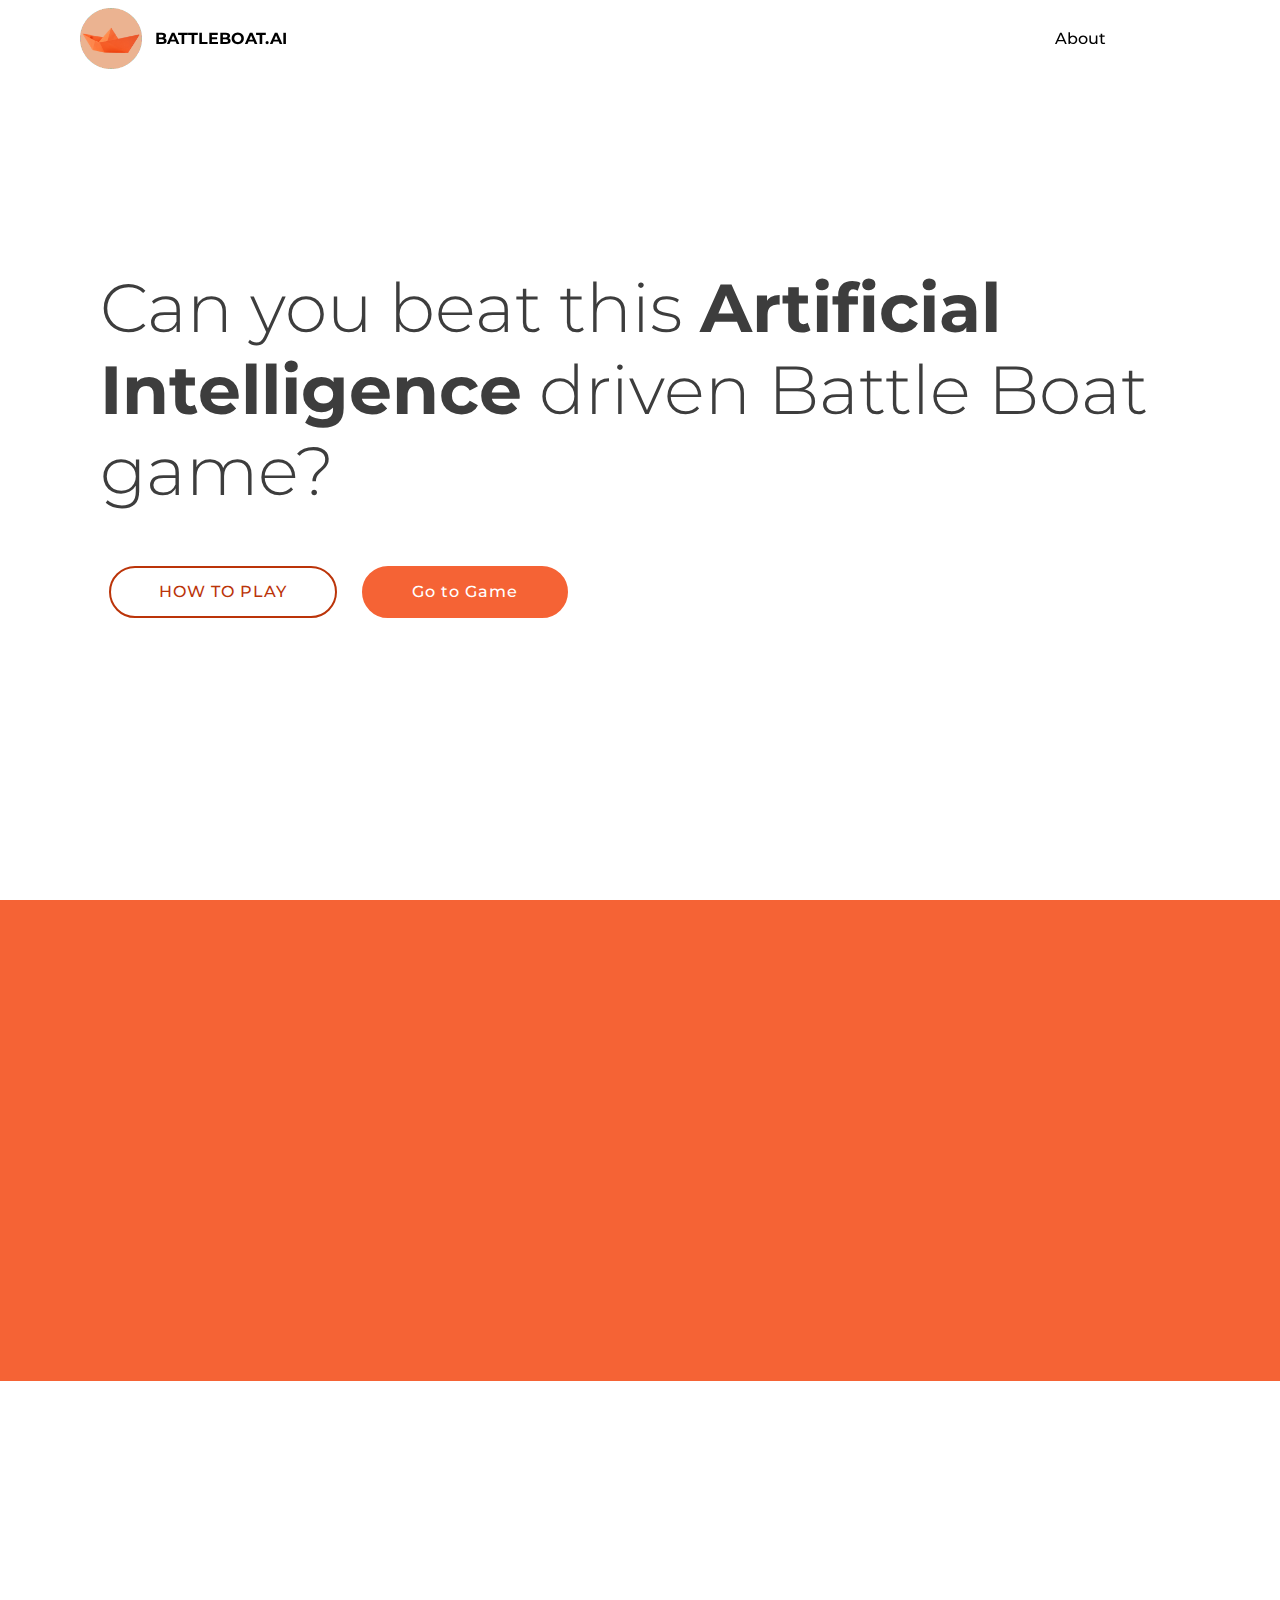
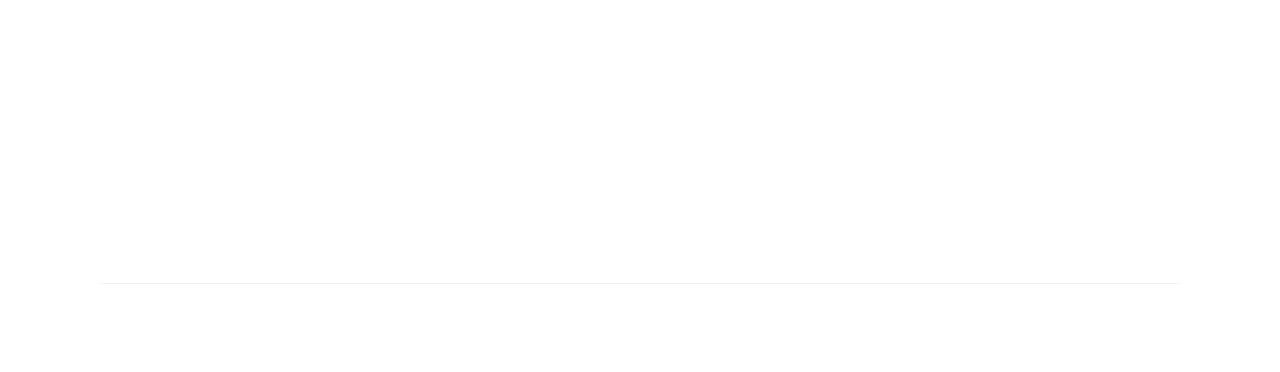
<file: index.html>
<!DOCTYPE html>
<html >
<head>
  <meta charset="UTF-8">
  <meta name="viewport" content="width=device-width, initial-scale=1, minimum-scale=1">
  <link rel="shortcut icon" href="assets/images/picture1-229x224.png" type="image/x-icon">
  <meta name="description" content="">
  <title>BATTLEBOAT.AI</title>
  <link rel="stylesheet" href="assets/web/assets/mobirise-icons/mobirise-icons.css">
  <link rel="stylesheet" href="assets/tether/tether.min.css">
  <link rel="stylesheet" href="assets/bootstrap/css/bootstrap.min.css">
  <link rel="stylesheet" href="assets/bootstrap/css/bootstrap-grid.min.css">
  <link rel="stylesheet" href="assets/bootstrap/css/bootstrap-reboot.min.css">
  <link rel="stylesheet" href="assets/socicon/css/styles.css">
  <link rel="stylesheet" href="assets/animatecss/animate.min.css">
  <link rel="stylesheet" href="assets/dropdown/css/style.css">
  <link rel="stylesheet" href="assets/theme/css/style.css">
  <link rel="stylesheet" href="assets/mobirise/css/mbr-additional.css" type="text/css">



</head>
<body>
<section class="menu cid-qTN5r3qjgP" once="menu" id="menu2-h">



    <nav class="navbar navbar-expand beta-menu navbar-dropdown align-items-center navbar-fixed-top navbar-toggleable-sm bg-color transparent">
        <button class="navbar-toggler navbar-toggler-right" type="button" data-toggle="collapse" data-target="#navbarSupportedContent" aria-controls="navbarSupportedContent" aria-expanded="false" aria-label="Toggle navigation">
            <div class="hamburger">
                <span></span>
                <span></span>
                <span></span>
                <span></span>
            </div>
        </button>
        <div class="menu-logo">
            <div class="navbar-brand">
                <span class="navbar-logo">
                    <a href="index.html">
                        <img src="assets/images/picture1-229x224.png" alt="Mobirise" title="" style="height: 3.8rem;">
                    </a>
                </span>
                <span class="navbar-caption-wrap"><a class="navbar-caption text-black display-4" href="index.html">BATTLEBOAT.AI</a></span>
            </div>
        </div>
        <div class="collapse navbar-collapse" id="navbarSupportedContent">
            <ul class="navbar-nav nav-dropdown nav-right" data-app-modern-menu="true"><li class="nav-item">
                    <a class="nav-link link text-black display-4" href="index.html#content4-o">
                        About &nbsp; &nbsp; &nbsp; &nbsp; &nbsp; &nbsp; &nbsp; &nbsp; &nbsp; &nbsp;&nbsp;</a>
                </li></ul>

        </div>
    </nav>
</section>

<section class="header11 cid-qTN7Mcuu6M mbr-fullscreen" id="header11-i">

    <div class="container align-left">
        <div class="media-container-column mbr-white col-md-12">

            <h1 class="mbr-section-title py-3 mbr-fonts-style display-1">
                Can you beat this&nbsp;<strong>Artificial Intelligence</strong>&nbsp;driven Battle Boat game?</h1>

            <div class="mbr-section-btn py-4"><a class="btn btn-md btn-primary-outline display-4" href="index.html#content4-l">HOW TO PLAY</a>
                    <a class="btn btn-md btn-primary display-4" href="game.html">Go to Game</a></div>
        </div>
    </div>

</section>

<section class="mbr-section content4 cid-qTNcy1O0PL" id="content4-l">



    <div class="container">
        <div class="media-container-row">
            <div class="title col-12 col-md-8">
                <h2 class="align-center pb-3 mbr-fonts-style display-2">
                    How to Play?</h2>
                <h3 class="mbr-section-subtitle align-center mbr-light mbr-fonts-style display-5">
                    Follow the steps below!</h3>

            </div>
        </div>
    </div>
</section>

<section class="mbr-section article content12 cid-qTNc5EJdl6" id="content12-k">


    <div class="container">
        <div class="media-container-row">
            <div class="mbr-text counter-container col-12 col-md-8 mbr-fonts-style display-5">
                <ul>
                    <li>Select your ships from the left-hand side
.
</li><li>Place your ships on your map
.
</li><li>Click on the cells of the enemy's map
 to find and destroy all five enemy ships.
</li><li>The computer will fire on your ships
 immediately after you fire on its ships.</li>
                </ul>
            </div>
        </div>
    </div>
</section>

<section class="mbr-section content4 cid-qTNg5WCX1j" id="content4-o">

    <div class="container">
        <div class="media-container-row">
            <div class="title col-12 col-md-8">
                <h2 class="align-center pb-3 mbr-fonts-style display-2">
                    About</h2>
                <h3 class="mbr-section-subtitle align-center mbr-light mbr-fonts-style display-7">Battleship (also Battleboat or Sea Battle) is a guessing game for two players.<br><br> It is played on ruled grids (paper or board) on which the players' fleets of ships (including battleships) are marked. The locations of the fleet are concealed from the other player. <br><br>Players alternate turns calling "shots" at the other player's ships, and the objective of the game is to destroy the opposing player's fleet.</h3>

            </div>
        </div>
    </div>
</section>

<section class="cid-qTNdQfWqHJ" id="footer5-m">

    <div class="container">
        <div class="media-container-row">
            <div class="col-md-3">
                <div class="media-wrap">
                    <a href="#">
                       <img src="assets/images/picture1-229x224.png" alt="Mobirise" title="">
                    </a>
                </div>
            </div>
            <div class="col-md-9">
                <p class="mbr-text align-right links mbr-fonts-style display-7"><br><br><a href="https://github.com/arpitjainds/battleboat-AI" target="_blank">Fork on GitHub</a> &nbsp;</p>
            </div>
        </div>
        <div class="footer-lower">
            <div class="media-container-row">
                <div class="col-md-12">
                    <hr>
                </div>
            </div>
            <div class="media-container-row mbr-white">
                <div class="col-md-6 copyright">
                    <p class="mbr-text mbr-fonts-style display-7">Checkout My <a href="https://arpitjainds.github.io" target="_blank">Website.</a></p>
                </div>
                <div class="col-md-6">
                    <div class="social-list align-right">
                        <div class="soc-item">
                            <a href="https://github.com/arpitjainds" target="_blank">
                                <span class="mbr-iconfont mbr-iconfont-social socicon-github socicon"></span>
                            </a>
                        </div>





                    </div>
                </div>
            </div>
        </div>
    </div>
</section>


  <script src="assets/web/assets/jquery/jquery.min.js"></script>
  <script src="assets/popper/popper.min.js"></script>
  <script src="assets/tether/tether.min.js"></script>
  <script src="assets/bootstrap/js/bootstrap.min.js"></script>
  <script src="assets/smoothscroll/smooth-scroll.js"></script>
  <script src="assets/touchswipe/jquery.touch-swipe.min.js"></script>
  <script src="assets/viewportchecker/jquery.viewportchecker.js"></script>
  <script src="assets/dropdown/js/script.min.js"></script>
  <script src="assets/theme/js/script.js"></script>


  <input name="animation" type="hidden">
  </body>
</html>
</file>
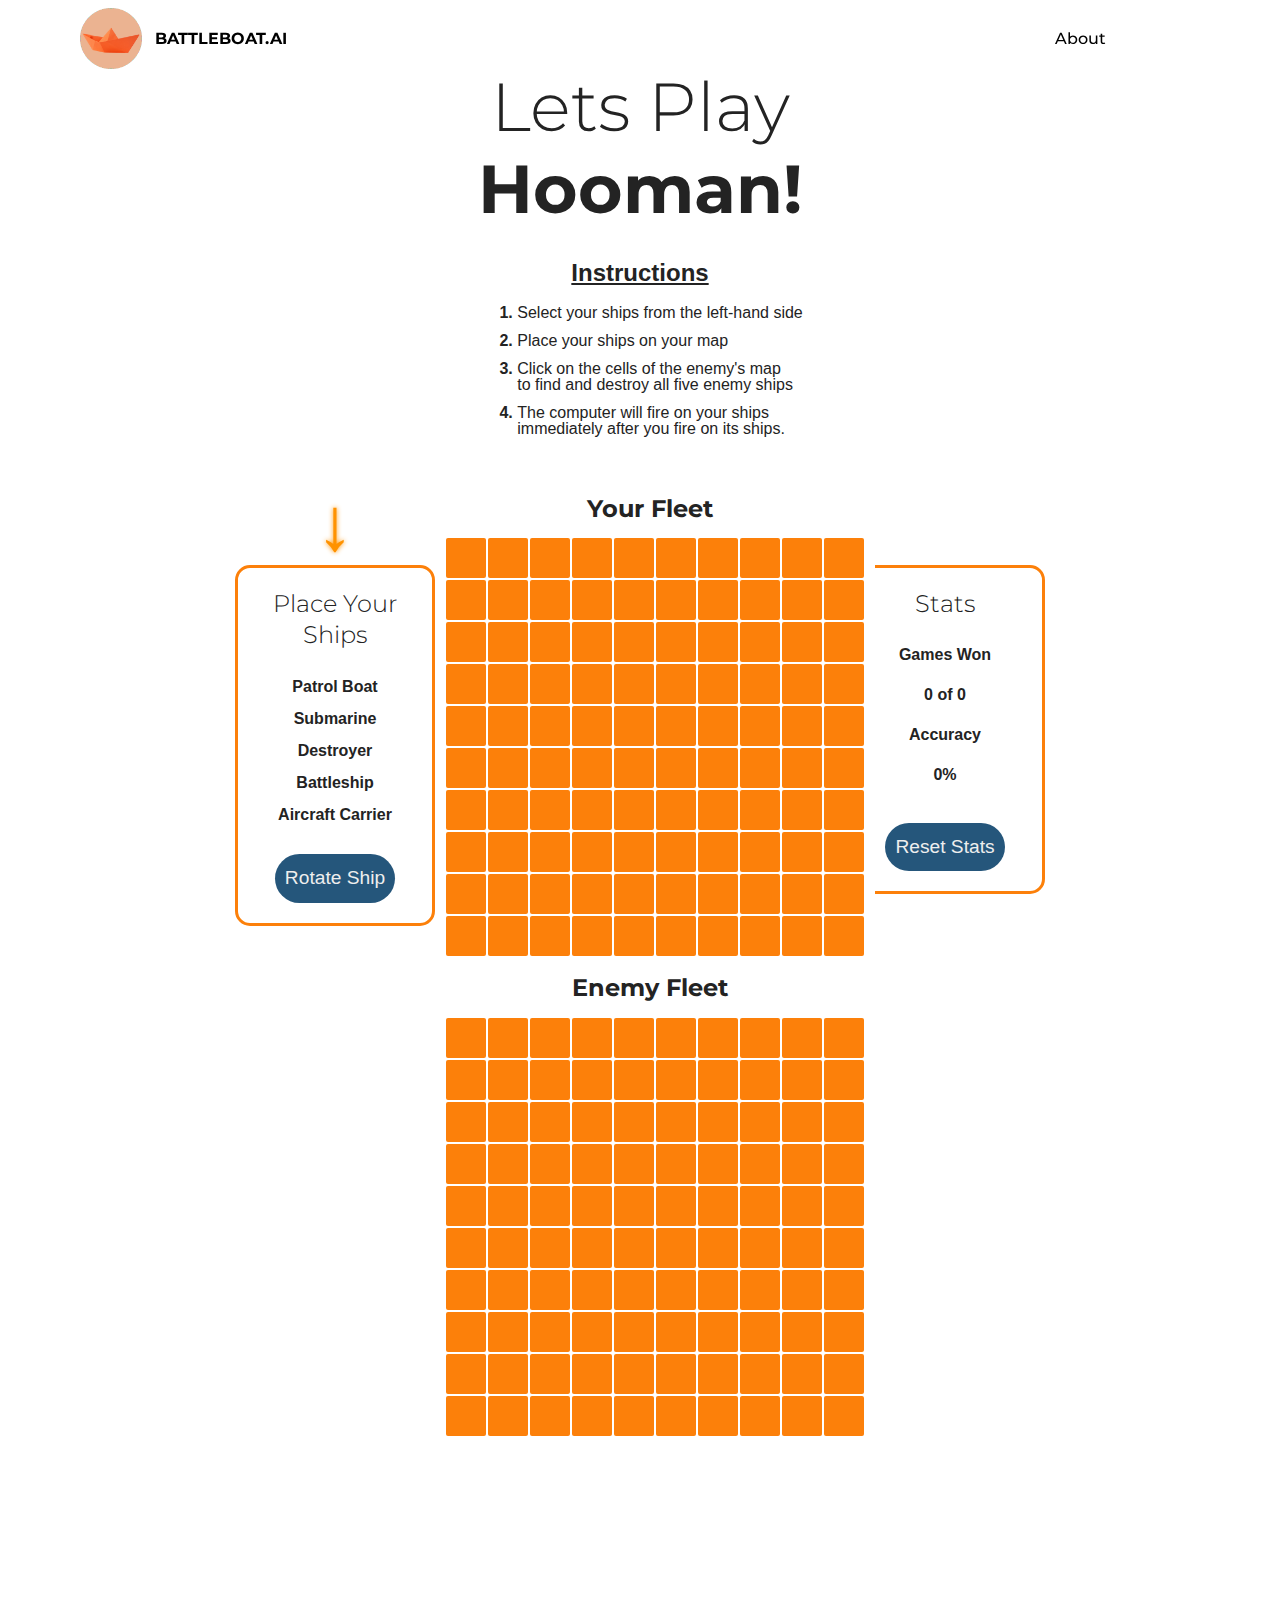
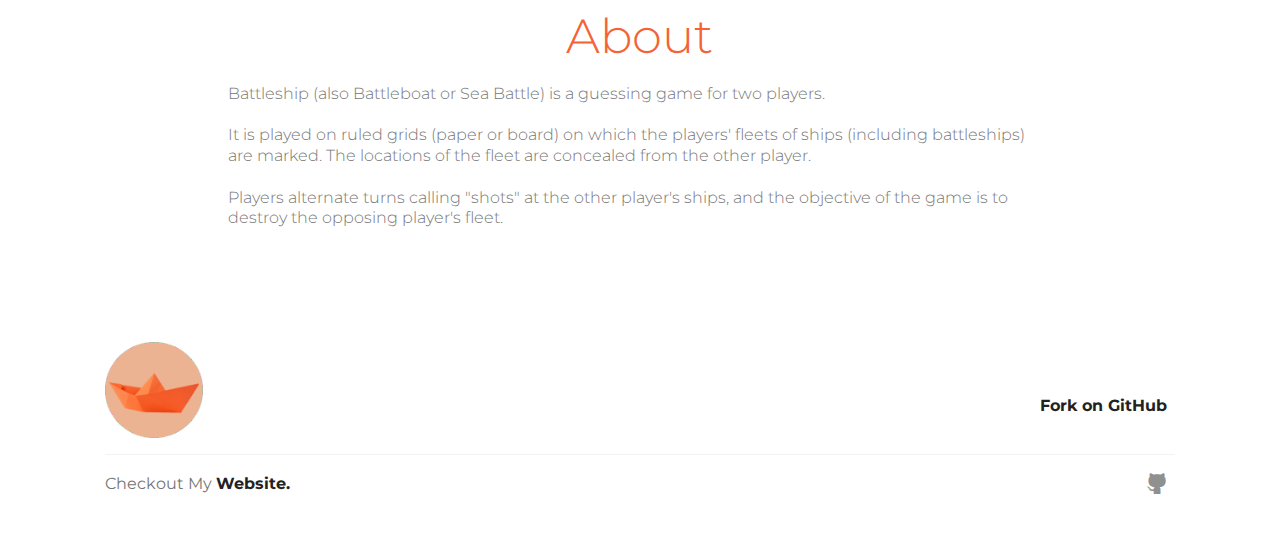
<file: game.html>
<!doctype html>
<html lang="en">
<head>
	<meta charset="UTF-8">
	<meta name="viewport" content="width=device-width,maximum-scale=1">
	<title>BATTLEBOAT.AI</title>
  <link rel="shortcut icon" href="assets/images/picture1-229x224.png" type="image/x-icon">
	<link rel="image_src" href="img/apple-touch-icon-144x144-precomposed.png" />
	<link rel="apple-touch-icon" href="img/apple-touch-icon.png" />
	<link rel="apple-touch-icon-precomposed" href="img/apple-touch-icon-precomposed.png" />
	<link rel="apple-touch-icon-precomposed" sizes="57x57" href="img/apple-touch-icon-57x57-precomposed.png" />
	<link rel="apple-touch-icon-precomposed" sizes="72x72" href="img/apple-touch-icon-72x72-precomposed.png" />
	<link rel="apple-touch-icon-precomposed" sizes="114x114" href="img/apple-touch-icon-114x114-precomposed.png" />
	<link rel="apple-touch-icon-precomposed" sizes="144x144" href="img/apple-touch-icon-144x144-precomposed.png" />
	<link rel="stylesheet" href="assets/theme/css/style.css">

	<link rel="stylesheet" href="assets/web/assets/mobirise-icons/mobirise-icons.css">
	<link rel="stylesheet" href="assets/tether/tether.min.css">
	<link rel="stylesheet" href="assets/bootstrap/css/bootstrap.min.css">
	<link rel="stylesheet" href="assets/bootstrap/css/bootstrap-grid.min.css">
	<link rel="stylesheet" href="assets/bootstrap/css/bootstrap-reboot.min.css">
	<link rel="stylesheet" href="assets/socicon/css/styles.css">
	<link rel="stylesheet" href="assets/animatecss/animate.min.css">
	<link rel="stylesheet" href="assets/dropdown/css/style.css">
	<link rel="stylesheet" href="assets/theme/css/style.css">
	<link rel="stylesheet" href="assets/mobirise/css/mbr-additional.css" type="text/css">

</head>

<style>

a {
	color: #222222;
	font-weight: bold;
}
	a:hover {
		text-decoration: none;
	}

button {
	font-family: 'Open Sans', Helvetica, Arial, sans-serif;
	font-size: 1.2em;
	color: #EEEEEE;
	background-color: #25567B;
	border: none;
	margin: 1em auto 0 auto;
	padding: 10px;
	border-radius: 350px;
}

	#start-game,
	#place-randomly,
	#restart-game {
		position: relative;
		color: #FFFFFF;
		background-color: #FF9200;
	}
		#start-game:hover,
		#place-randomly:hover,
		#restart-game:hover {
			background-color: #FFB655;
		}
		#start-game:active,
		#place-randomly:active,
		#restart-game:active {
			background-color: #FFCE8E;
		}

#prefetch1 {
	background: url('img/cross-icon.svg');
}
#prefetch2 {
	background: url('img/cross-icon.png');
}
#prefetch3 {
	background: url('img/crosshair.png');
}
.prefetch {
	background-repeat: no-repeat;
	background-position: -9999px -9999px;
}

	.instructions {
		width: auto;
		display: inline-block;
		text-align: left;
		margin: 0 auto 3em auto;
	}

.container {
	width: 1024px;
	text-align: center;
	margin: 20px auto 100px auto;
	padding-top: 30px;
}
.game-container {
	position: relative;
}
	#roster-sidebar, #stats-sidebar, #restart-sidebar {
		width: 200px;
		padding: 20px;
		margin: 0;
		background-color: #ffffff;
		position: absolute;
		top: 4.5em;
		border:3.8px solid #fc800a;
		-webkit-border-radius: 15px;
		-moz-border-radius: 15px;
		border-radius: 15px;
	}
	#roster-sidebar, #restart-sidebar {
		left: -200px;
	}
	#stats-sidebar {
		right: -200px;
	}
		#roster-sidebar h2, #stats-sidebar h2, #restart-sidebar h2 {
			margin: 0 0 1em 0;
			text-align: center;
		}

.fleet-roster {
	position: relative;
	margin: 0;
	padding: 0;
	list-style: none;
}
.fleet-roster, button {
	opacity: 1;
	-webkit-transition: opacity 0.5s ease-out;
	-o-transition: opacity 0.5s ease-out;
	transition: opacity 0.5s ease-out;
}
	.fleet-roster li {
		margin: 0.5em 0;
	}
		.fleet-roster li:hover {
			color: #aaa;
			cursor: pointer;
		}
	.fleet-roster .placing {
		font-weight: bold;
	}
	.fleet-roster .placed {
		visibility: hidden;
		font-weight: bold;
		opacity: 0;
		-webkit-transition: all 0.2s ease-in;
		-o-transition: all 0.2s ease-in;
		transition: all 0.2s ease-in;
	}
	.invisible {
		opacity: 0;
		-webkit-transition: opacity 0.5s ease-in;
		-o-transition: opacity 0.5s ease-in;
		transition: opacity 0.5s ease-in;
		z-index: -20;
	}
	.hidden {
		display: none;
	}

.grid-container {
	width: 430px;
	display: inline-block;
}
.grid-container h2 {
	width: 430px;
	display: inline-block;
}

.grid {
	position: relative;
	vertical-align: top;
	padding: 5px;
	height: 440px;
	width: 440px;
	background-color: #ffffff;
	-webkit-border-radius: 5px;
	-moz-border-radius: 5px;
	border-radius: 0px;
}
	.grid-container:last-child {
		margin-left: 10px;
	}
	.no-js {
		width: 300px;
		height: 300px;
		margin: 100px auto;
		display: inline-block;
		color: #ffffff;
		font-size: 2em;
	}
	.grid-cell {
		vertical-align: top; /*clears the vertical space between rows*/
		height: 40px;
		width: 40px;
		display: inline-block;
		background-color: #fc800a;
		margin: 1px;
		-webkit-border-radius: 2px;
		-moz-border-radius: 2px;
		border-radius: 2px;
	}
		.grid-cell:hover {
			cursor: pointer; /* Fallback for IE */
			background-color: #fc500a;
		}
		.human-player .grid-cell:hover {
			background-color: #fc500a;
		}
		.computer-player .grid-cell:hover, .computer-player:hover {
			cursor: url('img/crosshair.png') 16 16, crosshair;
		}
	.grid-ship, .human-player .grid-ship:hover {
		background-color: #909090;
	}
	.grid-miss, .grid-miss:hover, .human-player .grid-miss:hover {
		background-color: rgb(248,203,173);
		background-image: url('img/cross-icon.png'); /* Fallback */
		background-image: url('img/cross-icon.svg');
		background-position: center;
		background-repeat: no-repeat;
	}
	.grid-hit, .grid-hit:hover, .human-player .grid-hit:hover {
		background-color: #F60018;
		background-image: url('img/cross-icon.png'); /* Fallback */
		background-image: url('img/cross-icon.svg');
		background-position: center;
		background-repeat: no-repeat;
	}
	.grid-sunk, .grid-sunk:hover, .human-player .grid-sunk:hover {
		background-color: #222222;
	}

.highlight {
	overflow: visible; /* Bugfix for IE */
}
	.highlight:before {
		content: "\2193";
		font-weight: bold;
		font-size: 75px;
		color: #FF9200;
		text-shadow: 0 0 5px #FF9200;
		position: absolute;
		width: 100px;
		height: 100px;
		top: -100px;
		left: 50%;
		margin-left: -50px;
		-webkit-animation: highlight 1.5s infinite;
		-o-animation: highlight 1.5s infinite;
		animation: highlight 1.5s infinite;
	}
.current-step {
	font-weight: bold;
}

@media(max-width: 1300px) {
	.container {
		width: 440px;
	}
	.grid-container:last-child {
		margin-left: 0;
	}
}


@-webkit-keyframes highlight {
	0% {
		-webkit-transform: translateY(0);
		transform: translateY(0);
	}
	50% {
		-webkit-transform: translateY(-20px);
		transform: translateY(-20px);
	}
	100% {
		-webkit-transform: translateY(0);
		transform: translateY(0);
	}
}
@-moz-keyframes highlight {
	0% {
		transform: translateY(0);
	}
	50% {
		transform: translateY(-20px);
	}
	100% {
		transform: translateY(0);
	}
}
@-o-keyframes highlight {
	0% {
		-o-transform: translateY(0);
		transform: translateY(0);
	}
	50% {
		-o-transform: translateY(-20px);
		transform: translateY(-20px);
	}
	100% {
		-o-transform: translateY(0);
		transform: translateY(0);
	}
}
@keyframes highlight {
	0% {
		-webkit-transform: translateY(0);
		-ms-transform: translateY(0);
		-o-transform: translateY(0);
		transform: translateY(0);
	}
	50% {
		-webkit-transform: translateY(-20px);
		-ms-transform: translateY(-20px);
		-o-transform: translateY(-20px);
		transform: translateY(-20px);
	}
	100% {
		-webkit-transform: translateY(0);
		-ms-transform: translateY(0);
		-o-transform: translateY(0);
		transform: translateY(0);
	}
}


</style>

<body>

	<section class="menu cid-qTN5r3qjgP" once="menu" id="menu2-h">



	    <nav class="navbar navbar-expand beta-menu navbar-dropdown align-items-center navbar-fixed-top navbar-toggleable-sm bg-color transparent">
	        <button class="navbar-toggler navbar-toggler-right" type="button" data-toggle="collapse" data-target="#navbarSupportedContent" aria-controls="navbarSupportedContent" aria-expanded="false" aria-label="Toggle navigation">
	            <div class="hamburger">
	                <span></span>
	                <span></span>
	                <span></span>
	                <span></span>
	            </div>
	        </button>
	        <div class="menu-logo">
	            <div class="navbar-brand">
	                <span class="navbar-logo">
	                    <a href="index.html">
	                        <img src="assets/images/picture1-229x224.png" alt="" title="" style="height: 3.8rem;">
	                    </a>
	                </span>
	                <span class="navbar-caption-wrap"><a class="navbar-caption text-black display-4" href="index.html">BATTLEBOAT.AI</a></span>
	            </div>
	        </div>
	        <div class="collapse navbar-collapse" id="navbarSupportedContent">
	            <ul class="navbar-nav nav-dropdown nav-right" data-app-modern-menu="true"><li class="nav-item">
	                    <a class="nav-link link text-black display-4" href="game.html#content4-o">
	                        About &nbsp; &nbsp; &nbsp; &nbsp; &nbsp; &nbsp; &nbsp; &nbsp; &nbsp; &nbsp;&nbsp;</a>
	                </li></ul>

	        </div>
	    </nav>
	</section>

<div class="container">
	<h1 class="mbr-section-title py-3 mbr-fonts-style display-1">Lets Play <strong>Hooman!</strong></h1>
	<p style="background-color:#fc900a"><h4><strong><u>Instructions</u><strong></h4></p>
	<ol class="instructions">
		<li id="step1"><h6>Select your ships from the left-hand side</h6></li>
		<li id="step2"><h6>Place your ships on your map</h6></li>
		<li id="step3"><h6>Click on the cells of the enemy's map<br>
		to find and destroy all five enemy ships</h6></li>
		<li id="step4"><h6>The computer will fire on your ships<br>
		immediately after you fire on its ships.</h6></li>
	</ol>
	<div class="game-container">
		<div id="restart-sidebar" class="hidden">
			<h2>Try Again</h2>
			<button id="restart-game">Restart Game</button>
		</div><div id="roster-sidebar">
			<h2 class="mbr-section-subtitle align-center mbr-light mbr-fonts-style display-5">Place Your Ships</h2>
			<ul class="fleet-roster">
				<li id="patrolboat">Patrol Boat</li>
				<li id="submarine">Submarine</li>
				<li id="destroyer">Destroyer</li>
				<li id="battleship">Battleship</li>
				<li id="carrier">Aircraft Carrier</li>
			</ul>
			<button id="rotate-button" data-direction="0">Rotate Ship</button>
			<button id="start-game" class="hidden">Start Game</button>
			<button id="place-randomly" class="hidden">Place Randomly and Start</button>
		</div><div id="stats-sidebar">
			<h2 class="mbr-section-subtitle align-center mbr-light mbr-fonts-style display-5">Stats</h2>
			<p><strong>Games Won</strong></p>
			<p id="stats-wins">0 of 0</p>
			<p><strong>Accuracy</strong></p>
			<p id="stats-accuracy">0%</p>
			<button id="reset-stats">Reset Stats</button>
			<button id="prob-heatmap" class="hidden">Show Probability Heatmap</button>
		</div><div class="grid-container">
				<h3 class="mbr-section-subtitle align-center mbr-light mbr-fonts-style display-5">Your Fleet</strong></h3>
			<div class="grid human-player"><span class="no-js">Please enable JavaScript to play this game</span></div>
		</div><div class="grid-container">
			<h3 class="mbr-section-subtitle align-center mbr-light mbr-fonts-style display-5">Enemy Fleet</strong></h3>
			<div class="grid computer-player"><span class="no-js">Please enable JavaScript to play this game</span></div>
		</div>
	</div>
</div>

<section class="mbr-section content4 cid-qTNg5WCX1j" id="content4-o">

        <div class="media-container-row">
            <div class="title col-12 col-md-8">
                <h2 class="align-center pb-3 mbr-fonts-style display-2">
                    About</h2>
                <h3 class="mbr-section-subtitle align-center mbr-light mbr-fonts-style display-7">Battleship (also Battleboat or Sea Battle) is a guessing game for two players.<br><br> It is played on ruled grids (paper or board) on which the players' fleets of ships (including battleships) are marked. The locations of the fleet are concealed from the other player. <br><br>Players alternate turns calling "shots" at the other player's ships, and the objective of the game is to destroy the opposing player's fleet.</h3>

            </div>
        </div>

</section>

<section class="cid-qTNdQfWqHJ" id="footer5-m" style="margin-left:90px; margin-right:90px">

        <div class="media-container-row">
            <div class="col-md-3">
                <div class="media-wrap">
                    <a href="#">
                       <img src="assets/images/picture1-229x224.png" alt="Mobirise" title="">
                    </a>
                </div>
            </div>
            <div class="col-md-9">
                <p class="mbr-text align-right links mbr-fonts-style display-7"><br><br><a href="https://github.com/arpitjainds/battleboat-AI" target="_blank">Fork on GitHub</a> &nbsp;</p>
            </div>
        </div>
        <div class="footer-lower">
            <div class="media-container-row">
                <div class="col-md-12">
                    <hr>
                </div>
            </div>
            <div class="media-container-row mbr-white">
                <div class="col-md-6 copyright">
                    <p class="mbr-text mbr-fonts-style display-7">Checkout My <a href="https://arpitjainds.github.io" target="_blank">Website.</a></p>
                </div>
                <div class="col-md-6">
                    <div class="social-list align-right">
                        <div class="soc-item">
                            <a href="https://github.com/arpitjainds" target="_blank">
                                <span class="mbr-iconfont mbr-iconfont-social socicon-github socicon"></span>
                            </a>
                        </div>

                    </div>
                </div>
            </div>
        </div>
</section>

<script>
// Don't change this variable.
var DEBUG_MODE = localStorage.getItem('DEBUG_MODE') === 'true';
// To turn DEBUG_MODE on, run `setDebug(true);` in the console.
if (!DEBUG_MODE) {
	(function(i,s,o,g,r,a,m){i['GoogleAnalyticsObject']=r;i[r]=i[r]||function(){
	(i[r].q=i[r].q||[]).push(arguments)},i[r].l=1*new Date();a=s.createElement(o),
	m=s.getElementsByTagName(o)[0];a.async=1;a.src=g;m.parentNode.insertBefore(a,m)
	})(window,document,'script','//www.google-analytics.com/analytics.js','ga');
	ga('create', 'UA-10730961-10', 'auto');
	ga('send', 'pageview');
}
</script>

<script src="js/battleboat.js"></script>
<span class="prefetch" id="prefetch1"></span>
<span class="prefetch" id="prefetch2"></span>
<span class="prefetch" id="prefetch3"></span>
</body>
</html>
</file>
<file: assets/web/assets/mobirise-icons/mobirise-icons.css>
@font-face {
  font-family: 'MobiriseIcons';
  src:  url('mobirise-icons.eot?spat4u');
  src:  url('mobirise-icons.eot?spat4u#iefix') format('embedded-opentype'),
    url('mobirise-icons.ttf?spat4u') format('truetype'),
    url('mobirise-icons.woff?spat4u') format('woff'),
    url('mobirise-icons.svg?spat4u#MobiriseIcons') format('svg');
  font-weight: normal;
  font-style: normal;
}

[class^="mbri-"], [class*=" mbri-"] {
  /* use !important to prevent issues with browser extensions that change fonts */
  font-family: MobiriseIcons !important;
  speak: none;
  font-style: normal;
  font-weight: normal;
  font-variant: normal;
  text-transform: none;
  line-height: 1;

  /* Better Font Rendering =========== */
  -webkit-font-smoothing: antialiased;
  -moz-osx-font-smoothing: grayscale;
}

.mbri-add-submenu:before {
  content: "\e900";
}
.mbri-alert:before {
  content: "\e901";
}
.mbri-align-center:before {
  content: "\e902";
}
.mbri-align-justify:before {
  content: "\e903";
}
.mbri-align-left:before {
  content: "\e904";
}
.mbri-align-right:before {
  content: "\e905";
}
.mbri-android:before {
  content: "\e906";
}
.mbri-apple:before {
  content: "\e907";
}
.mbri-arrow-down:before {
  content: "\e908";
}
.mbri-arrow-next:before {
  content: "\e909";
}
.mbri-arrow-prev:before {
  content: "\e90a";
}
.mbri-arrow-up:before {
  content: "\e90b";
}
.mbri-bold:before {
  content: "\e90c";
}
.mbri-bookmark:before {
  content: "\e90d";
}
.mbri-bootstrap:before {
  content: "\e90e";
}
.mbri-briefcase:before {
  content: "\e90f";
}
.mbri-browse:before {
  content: "\e910";
}
.mbri-bulleted-list:before {
  content: "\e911";
}
.mbri-calendar:before {
  content: "\e912";
}
.mbri-camera:before {
  content: "\e913";
}
.mbri-cart-add:before {
  content: "\e914";
}
.mbri-cart-full:before {
  content: "\e915";
}
.mbri-cash:before {
  content: "\e916";
}
.mbri-change-style:before {
  content: "\e917";
}
.mbri-chat:before {
  content: "\e918";
}
.mbri-clock:before {
  content: "\e919";
}
.mbri-close:before {
  content: "\e91a";
}
.mbri-cloud:before {
  content: "\e91b";
}
.mbri-code:before {
  content: "\e91c";
}
.mbri-contact-form:before {
  content: "\e91d";
}
.mbri-credit-card:before {
  content: "\e91e";
}
.mbri-cursor-click:before {
  content: "\e91f";
}
.mbri-cust-feedback:before {
  content: "\e920";
}
.mbri-database:before {
  content: "\e921";
}
.mbri-delivery:before {
  content: "\e922";
}
.mbri-desktop:before {
  content: "\e923";
}
.mbri-devices:before {
  content: "\e924";
}
.mbri-down:before {
  content: "\e925";
}
.mbri-download:before {
  content: "\e989";
}
.mbri-drag-n-drop:before {
  content: "\e927";
}
.mbri-drag-n-drop2:before {
  content: "\e928";
}
.mbri-edit:before {
  content: "\e929";
}
.mbri-edit2:before {
  content: "\e92a";
}
.mbri-error:before {
  content: "\e92b";
}
.mbri-extension:before {
  content: "\e92c";
}
.mbri-features:before {
  content: "\e92d";
}
.mbri-file:before {
  content: "\e92e";
}
.mbri-flag:before {
  content: "\e92f";
}
.mbri-folder:before {
  content: "\e930";
}
.mbri-gift:before {
  content: "\e931";
}
.mbri-github:before {
  content: "\e932";
}
.mbri-globe:before {
  content: "\e933";
}
.mbri-globe-2:before {
  content: "\e934";
}
.mbri-growing-chart:before {
  content: "\e935";
}
.mbri-hearth:before {
  content: "\e936";
}
.mbri-help:before {
  content: "\e937";
}
.mbri-home:before {
  content: "\e938";
}
.mbri-hot-cup:before {
  content: "\e939";
}
.mbri-idea:before {
  content: "\e93a";
}
.mbri-image-gallery:before {
  content: "\e93b";
}
.mbri-image-slider:before {
  content: "\e93c";
}
.mbri-info:before {
  content: "\e93d";
}
.mbri-italic:before {
  content: "\e93e";
}
.mbri-key:before {
  content: "\e93f";
}
.mbri-laptop:before {
  content: "\e940";
}
.mbri-layers:before {
  content: "\e941";
}
.mbri-left-right:before {
  content: "\e942";
}
.mbri-left:before {
  content: "\e943";
}
.mbri-letter:before {
  content: "\e944";
}
.mbri-like:before {
  content: "\e945";
}
.mbri-link:before {
  content: "\e946";
}
.mbri-lock:before {
  content: "\e947";
}
.mbri-login:before {
  content: "\e948";
}
.mbri-logout:before {
  content: "\e949";
}
.mbri-magic-stick:before {
  content: "\e94a";
}
.mbri-map-pin:before {
  content: "\e94b";
}
.mbri-menu:before {
  content: "\e94c";
}
.mbri-mobile:before {
  content: "\e94d";
}
.mbri-mobile2:before {
  content: "\e94e";
}
.mbri-mobirise:before {
  content: "\e94f";
}
.mbri-more-horizontal:before {
  content: "\e950";
}
.mbri-more-vertical:before {
  content: "\e951";
}
.mbri-music:before {
  content: "\e952";
}
.mbri-new-file:before {
  content: "\e953";
}
.mbri-numbered-list:before {
  content: "\e954";
}
.mbri-opened-folder:before {
  content: "\e955";
}
.mbri-pages:before {
  content: "\e956";
}
.mbri-paper-plane:before {
  content: "\e957";
}
.mbri-paperclip:before {
  content: "\e958";
}
.mbri-photo:before {
  content: "\e959";
}
.mbri-photos:before {
  content: "\e95a";
}
.mbri-pin:before {
  content: "\e95b";
}
.mbri-play:before {
  content: "\e95c";
}
.mbri-plus:before {
  content: "\e95d";
}
.mbri-preview:before {
  content: "\e95e";
}
.mbri-print:before {
  content: "\e95f";
}
.mbri-protect:before {
  content: "\e960";
}
.mbri-question:before {
  content: "\e961";
}
.mbri-quote-left:before {
  content: "\e962";
}
.mbri-quote-right:before {
  content: "\e963";
}
.mbri-refresh:before {
  content: "\e964";
}
.mbri-responsive:before {
  content: "\e965";
}
.mbri-right:before {
  content: "\e966";
}
.mbri-rocket:before {
  content: "\e967";
}
.mbri-sad-face:before {
  content: "\e968";
}
.mbri-sale:before {
  content: "\e969";
}
.mbri-save:before {
  content: "\e96a";
}
.mbri-search:before {
  content: "\e96b";
}
.mbri-setting:before {
  content: "\e96c";
}
.mbri-setting2:before {
  content: "\e96d";
}
.mbri-setting3:before {
  content: "\e96e";
}
.mbri-share:before {
  content: "\e96f";
}
.mbri-shopping-bag:before {
  content: "\e970";
}
.mbri-shopping-basket:before {
  content: "\e971";
}
.mbri-shopping-cart:before {
  content: "\e972";
}
.mbri-sites:before {
  content: "\e973";
}
.mbri-smile-face:before {
  content: "\e974";
}
.mbri-speed:before {
  content: "\e975";
}
.mbri-star:before {
  content: "\e976";
}
.mbri-success:before {
  content: "\e977";
}
.mbri-sun:before {
  content: "\e978";
}
.mbri-sun2:before {
  content: "\e979";
}
.mbri-tablet:before {
  content: "\e97a";
}
.mbri-tablet-vertical:before {
  content: "\e97b";
}
.mbri-target:before {
  content: "\e97c";
}
.mbri-timer:before {
  content: "\e97d";
}
.mbri-to-ftp:before {
  content: "\e97e";
}
.mbri-to-local-drive:before {
  content: "\e97f";
}
.mbri-touch-swipe:before {
  content: "\e980";
}
.mbri-touch:before {
  content: "\e981";
}
.mbri-trash:before {
  content: "\e982";
}
.mbri-underline:before {
  content: "\e983";
}
.mbri-unlink:before {
  content: "\e984";
}
.mbri-unlock:before {
  content: "\e985";
}
.mbri-up-down:before {
  content: "\e986";
}
.mbri-up:before {
  content: "\e987";
}
.mbri-update:before {
  content: "\e988";
}
.mbri-upload:before {
 content: "\e926"; 
}
.mbri-user:before {
  content: "\e98a";
}
.mbri-user2:before {
  content: "\e98b";
}
.mbri-users:before {
  content: "\e98c";
}
.mbri-video:before {
  content: "\e98d";
}
.mbri-video-play:before {
  content: "\e98e";
}
.mbri-watch:before {
  content: "\e98f";
}
.mbri-website-theme:before {
  content: "\e990";
}
.mbri-wifi:before {
  content: "\e991";
}
.mbri-windows:before {
  content: "\e992";
}
.mbri-zoom-out:before {
  content: "\e993";
}
.mbri-redo:before {
  content: "\e994";
}
.mbri-undo:before {
  content: "\e995";
}
</file>
<file: assets/socicon/css/styles.css>
@charset "UTF-8";

@font-face {
  font-family: "socicon";
  src:url("../fonts/socicon.eot");
  src:url("../fonts/socicon.eot?#iefix") format("embedded-opentype"),
    url("../fonts/socicon.woff") format("woff"),
    url("../fonts/socicon.ttf") format("truetype"),
    url("../fonts/socicon.svg#socicon") format("svg");
  font-weight: normal;
  font-style: normal;

}

[data-icon]:before {
  font-family: "socicon" !important;
  content: attr(data-icon);
  font-style: normal !important;
  font-weight: normal !important;
  font-variant: normal !important;
  text-transform: none !important;
  speak: none;
  line-height: 1;
  -webkit-font-smoothing: antialiased;
  -moz-osx-font-smoothing: grayscale;
}

[class^="socicon-"]:before,
[class*=" socicon-"]:before {
  font-family: "socicon" !important;
  font-style: normal !important;
  font-weight: normal !important;
  font-variant: normal !important;
  text-transform: none !important;
  speak: none;
  line-height: 1;
  -webkit-font-smoothing: antialiased;
  -moz-osx-font-smoothing: grayscale;
}

.socicon-modelmayhem:before {
  content: "\e000";
}
.socicon-mixcloud:before {
  content: "\e001";
}
.socicon-drupal:before {
  content: "\e002";
}
.socicon-swarm:before {
  content: "\e003";
}
.socicon-istock:before {
  content: "\e004";
}
.socicon-yammer:before {
  content: "\e005";
}
.socicon-ello:before {
  content: "\e006";
}
.socicon-stackoverflow:before {
  content: "\e007";
}
.socicon-persona:before {
  content: "\e008";
}
.socicon-triplej:before {
  content: "\e009";
}
.socicon-houzz:before {
  content: "\e00a";
}
.socicon-rss:before {
  content: "\e00b";
}
.socicon-paypal:before {
  content: "\e00c";
}
.socicon-odnoklassniki:before {
  content: "\e00d";
}
.socicon-airbnb:before {
  content: "\e00e";
}
.socicon-periscope:before {
  content: "\e00f";
}
.socicon-outlook:before {
  content: "\e010";
}
.socicon-coderwall:before {
  content: "\e011";
}
.socicon-tripadvisor:before {
  content: "\e012";
}
.socicon-appnet:before {
  content: "\e013";
}
.socicon-goodreads:before {
  content: "\e014";
}
.socicon-tripit:before {
  content: "\e015";
}
.socicon-lanyrd:before {
  content: "\e016";
}
.socicon-slideshare:before {
  content: "\e017";
}
.socicon-buffer:before {
  content: "\e018";
}
.socicon-disqus:before {
  content: "\e019";
}
.socicon-vkontakte:before {
  content: "\e01a";
}
.socicon-whatsapp:before {
  content: "\e01b";
}
.socicon-patreon:before {
  content: "\e01c";
}
.socicon-storehouse:before {
  content: "\e01d";
}
.socicon-pocket:before {
  content: "\e01e";
}
.socicon-mail:before {
  content: "\e01f";
}
.socicon-blogger:before {
  content: "\e020";
}
.socicon-technorati:before {
  content: "\e021";
}
.socicon-reddit:before {
  content: "\e022";
}
.socicon-dribbble:before {
  content: "\e023";
}
.socicon-stumbleupon:before {
  content: "\e024";
}
.socicon-digg:before {
  content: "\e025";
}
.socicon-envato:before {
  content: "\e026";
}
.socicon-behance:before {
  content: "\e027";
}
.socicon-delicious:before {
  content: "\e028";
}
.socicon-deviantart:before {
  content: "\e029";
}
.socicon-forrst:before {
  content: "\e02a";
}
.socicon-play:before {
  content: "\e02b";
}
.socicon-zerply:before {
  content: "\e02c";
}
.socicon-wikipedia:before {
  content: "\e02d";
}
.socicon-apple:before {
  content: "\e02e";
}
.socicon-flattr:before {
  content: "\e02f";
}
.socicon-github:before {
  content: "\e030";
}
.socicon-renren:before {
  content: "\e031";
}
.socicon-friendfeed:before {
  content: "\e032";
}
.socicon-newsvine:before {
  content: "\e033";
}
.socicon-identica:before {
  content: "\e034";
}
.socicon-bebo:before {
  content: "\e035";
}
.socicon-zynga:before {
  content: "\e036";
}
.socicon-steam:before {
  content: "\e037";
}
.socicon-xbox:before {
  content: "\e038";
}
.socicon-windows:before {
  content: "\e039";
}
.socicon-qq:before {
  content: "\e03a";
}
.socicon-douban:before {
  content: "\e03b";
}
.socicon-meetup:before {
  content: "\e03c";
}
.socicon-playstation:before {
  content: "\e03d";
}
.socicon-android:before {
  content: "\e03e";
}
.socicon-snapchat:before {
  content: "\e03f";
}
.socicon-twitter:before {
  content: "\e040";
}
.socicon-facebook:before {
  content: "\e041";
}
.socicon-googleplus:before {
  content: "\e042";
}
.socicon-pinterest:before {
  content: "\e043";
}
.socicon-foursquare:before {
  content: "\e044";
}
.socicon-yahoo:before {
  content: "\e045";
}
.socicon-skype:before {
  content: "\e046";
}
.socicon-yelp:before {
  content: "\e047";
}
.socicon-feedburner:before {
  content: "\e048";
}
.socicon-linkedin:before {
  content: "\e049";
}
.socicon-viadeo:before {
  content: "\e04a";
}
.socicon-xing:before {
  content: "\e04b";
}
.socicon-myspace:before {
  content: "\e04c";
}
.socicon-soundcloud:before {
  content: "\e04d";
}
.socicon-spotify:before {
  content: "\e04e";
}
.socicon-grooveshark:before {
  content: "\e04f";
}
.socicon-lastfm:before {
  content: "\e050";
}
.socicon-youtube:before {
  content: "\e051";
}
.socicon-vimeo:before {
  content: "\e052";
}
.socicon-dailymotion:before {
  content: "\e053";
}
.socicon-vine:before {
  content: "\e054";
}
.socicon-flickr:before {
  content: "\e055";
}
.socicon-500px:before {
  content: "\e056";
}
.socicon-wordpress:before {
  content: "\e058";
}
.socicon-tumblr:before {
  content: "\e059";
}
.socicon-twitch:before {
  content: "\e05a";
}
.socicon-8tracks:before {
  content: "\e05b";
}
.socicon-amazon:before {
  content: "\e05c";
}
.socicon-icq:before {
  content: "\e05d";
}
.socicon-smugmug:before {
  content: "\e05e";
}
.socicon-ravelry:before {
  content: "\e05f";
}
.socicon-weibo:before {
  content: "\e060";
}
.socicon-baidu:before {
  content: "\e061";
}
.socicon-angellist:before {
  content: "\e062";
}
.socicon-ebay:before {
  content: "\e063";
}
.socicon-imdb:before {
  content: "\e064";
}
.socicon-stayfriends:before {
  content: "\e065";
}
.socicon-residentadvisor:before {
  content: "\e066";
}
.socicon-google:before {
  content: "\e067";
}
.socicon-yandex:before {
  content: "\e068";
}
.socicon-sharethis:before {
  content: "\e069";
}
.socicon-bandcamp:before {
  content: "\e06a";
}
.socicon-itunes:before {
  content: "\e06b";
}
.socicon-deezer:before {
  content: "\e06c";
}
.socicon-telegram:before {
  content: "\e06e";
}
.socicon-openid:before {
  content: "\e06f";
}
.socicon-amplement:before {
  content: "\e070";
}
.socicon-viber:before {
  content: "\e071";
}
.socicon-zomato:before {
  content: "\e072";
}
.socicon-draugiem:before {
  content: "\e074";
}
.socicon-endomodo:before {
  content: "\e075";
}
.socicon-filmweb:before {
  content: "\e076";
}
.socicon-stackexchange:before {
  content: "\e077";
}
.socicon-wykop:before {
  content: "\e078";
}
.socicon-teamspeak:before {
  content: "\e079";
}
.socicon-teamviewer:before {
  content: "\e07a";
}
.socicon-ventrilo:before {
  content: "\e07b";
}
.socicon-younow:before {
  content: "\e07c";
}
.socicon-raidcall:before {
  content: "\e07d";
}
.socicon-mumble:before {
  content: "\e07e";
}
.socicon-medium:before {
  content: "\e06d";
}
.socicon-bebee:before {
  content: "\e07f";
}
.socicon-hitbox:before {
  content: "\e080";
}
.socicon-reverbnation:before {
  content: "\e081";
}
.socicon-formulr:before {
  content: "\e082";
}
.socicon-instagram:before {
  content: "\e057";
}
.socicon-battlenet:before {
  content: "\e083";
}
.socicon-chrome:before {
  content: "\e084";
}
.socicon-discord:before {
  content: "\e086";
}
.socicon-issuu:before {
  content: "\e087";
}
.socicon-macos:before {
  content: "\e088";
}
.socicon-firefox:before {
  content: "\e089";
}
.socicon-opera:before {
  content: "\e08d";
}
.socicon-keybase:before {
  content: "\e090";
}
.socicon-alliance:before {
  content: "\e091";
}
.socicon-livejournal:before {
  content: "\e092";
}
.socicon-googlephotos:before {
  content: "\e093";
}
.socicon-horde:before {
  content: "\e094";
}
.socicon-etsy:before {
  content: "\e095";
}
.socicon-zapier:before {
  content: "\e096";
}
.socicon-google-scholar:before {
  content: "\e097";
}
.socicon-researchgate:before {
  content: "\e098";
}
.socicon-wechat:before {
  content: "\e099";
}
.socicon-strava:before {
  content: "\e09a";
}
.socicon-line:before {
  content: "\e09b";
}
.socicon-lyft:before {
  content: "\e09c";
}
.socicon-uber:before {
  content: "\e09d";
}
.socicon-songkick:before {
  content: "\e09e";
}
.socicon-viewbug:before {
  content: "\e09f";
}
.socicon-googlegroups:before {
  content: "\e0a0";
}
.socicon-quora:before {
  content: "\e073";
}
.socicon-diablo:before {
  content: "\e085";
}
.socicon-blizzard:before {
  content: "\e0a1";
}
.socicon-hearthstone:before {
  content: "\e08b";
}
.socicon-heroes:before {
  content: "\e08a";
}
.socicon-overwatch:before {
  content: "\e08c";
}
.socicon-warcraft:before {
  content: "\e08e";
}
.socicon-starcraft:before {
  content: "\e08f";
}
.socicon-beam:before {
  content: "\e0a2";
}
.socicon-curse:before {
  content: "\e0a3";
}
.socicon-player:before {
  content: "\e0a4";
}
.socicon-streamjar:before {
  content: "\e0a5";
}
.socicon-nintendo:before {
  content: "\e0a6";
}
.socicon-hellocoton:before {
  content: "\e0a7";
}
</file>
<file: assets/dropdown/css/style.css>
.navbar-dropdown {
  left: 0;
  padding: 0;
  position: absolute;
  right: 0;
  top: 0;
  transition: all 0.45s ease;
  z-index: 1030;
  background: #282828; }
  .navbar-dropdown .navbar-logo {
    margin-right: 0.8rem;
    transition: margin 0.3s ease-in-out;
    vertical-align: middle; }
    .navbar-dropdown .navbar-logo img {
      height: 3.125rem;
      transition: all 0.3s ease-in-out; }
    .navbar-dropdown .navbar-logo.mbr-iconfont {
      font-size: 3.125rem;
      line-height: 3.125rem; }
  .navbar-dropdown .navbar-caption {
    font-weight: 700;
    white-space: normal;
    vertical-align: -4px;
    line-height: 3.125rem !important; }
    .navbar-dropdown .navbar-caption, .navbar-dropdown .navbar-caption:hover {
      color: inherit;
      text-decoration: none; }
  .navbar-dropdown .mbr-iconfont + .navbar-caption {
    vertical-align: -1px; }
  .navbar-dropdown.navbar-fixed-top {
    position: fixed; }
  .navbar-dropdown .navbar-brand span {
    vertical-align: -4px; }
  .navbar-dropdown.bg-color.transparent {
    background: none; }
  .navbar-dropdown.navbar-short .navbar-brand {
    padding: 0.625rem 0; }
    .navbar-dropdown.navbar-short .navbar-brand span {
      vertical-align: -1px; }
  .navbar-dropdown.navbar-short .navbar-caption {
    line-height: 2.375rem !important;
    vertical-align: -2px; }
  .navbar-dropdown.navbar-short .navbar-logo {
    margin-right: 0.5rem; }
    .navbar-dropdown.navbar-short .navbar-logo img {
      height: 2.375rem; }
    .navbar-dropdown.navbar-short .navbar-logo.mbr-iconfont {
      font-size: 2.375rem;
      line-height: 2.375rem; }
  .navbar-dropdown.navbar-short .mbr-table-cell {
    height: 3.625rem; }
  .navbar-dropdown .navbar-close {
    left: 0.6875rem;
    position: fixed;
    top: 0.75rem;
    z-index: 1000; }
  .navbar-dropdown .hamburger-icon {
    content: "";
    display: inline-block;
    vertical-align: middle;
    width: 16px;
    -webkit-box-shadow: 0 -6px 0 1px #282828,0 0 0 1px #282828,0 6px 0 1px #282828;
    -moz-box-shadow: 0 -6px 0 1px #282828,0 0 0 1px #282828,0 6px 0 1px #282828;
    box-shadow: 0 -6px 0 1px #282828,0 0 0 1px #282828,0 6px 0 1px #282828; }

.dropdown-menu .dropdown-toggle[data-toggle="dropdown-submenu"]::after {
  border-bottom: 0.35em solid transparent;
  border-left: 0.35em solid;
  border-right: 0;
  border-top: 0.35em solid transparent;
  margin-left: 0.3rem; }

.dropdown-menu .dropdown-item:focus {
  outline: 0; }

.nav-dropdown {
  font-size: 0.75rem;
  font-weight: 500;
  height: auto !important; }
  .nav-dropdown .nav-btn {
    padding-left: 1rem; }
  .nav-dropdown .link {
    margin: .667em 1.667em;
    font-weight: 500;
    padding: 0;
    transition: color .2s ease-in-out; }
    .nav-dropdown .link.dropdown-toggle {
      margin-right: 2.583em; }
      .nav-dropdown .link.dropdown-toggle::after {
        margin-left: .25rem;
        border-top: 0.35em solid;
        border-right: 0.35em solid transparent;
        border-left: 0.35em solid transparent;
        border-bottom: 0; }
      .nav-dropdown .link.dropdown-toggle[aria-expanded="true"] {
        margin: 0;
        padding: 0.667em 3.263em  0.667em 1.667em; }
  .nav-dropdown .link::after,
  .nav-dropdown .dropdown-item::after {
    color: inherit; }
  .nav-dropdown .btn {
    font-size: 0.75rem;
    font-weight: 700;
    letter-spacing: 0;
    margin-bottom: 0;
    padding-left: 1.25rem;
    padding-right: 1.25rem; }
  .nav-dropdown .dropdown-menu {
    border-radius: 0;
    border: 0;
    left: 0;
    margin: 0;
    padding-bottom: 1.25rem;
    padding-top: 1.25rem;
    position: relative; }
  .nav-dropdown .dropdown-submenu {
    margin-left: 0.125rem;
    top: 0; }
  .nav-dropdown .dropdown-item {
    font-weight: 500;
    line-height: 2;
    padding: 0.3846em 4.615em 0.3846em 1.5385em;
    position: relative;
    transition: color .2s ease-in-out, background-color .2s ease-in-out; }
    .nav-dropdown .dropdown-item::after {
      margin-top: -0.3077em;
      position: absolute;
      right: 1.1538em;
      top: 50%; }
    .nav-dropdown .dropdown-item:focus, .nav-dropdown .dropdown-item:hover {
      background: none; }

@media (max-width: 767px) {
  .nav-dropdown.navbar-toggleable-sm {
    bottom: 0;
    display: none;
    left: 0;
    overflow-x: hidden;
    position: fixed;
    top: 0;
    transform: translateX(-100%);
    -ms-transform: translateX(-100%);
    -webkit-transform: translateX(-100%);
    width: 18.75rem;
    z-index: 999; } }
.nav-dropdown.navbar-toggleable-xl {
  bottom: 0;
  display: none;
  left: 0;
  overflow-x: hidden;
  position: fixed;
  top: 0;
  transform: translateX(-100%);
  -ms-transform: translateX(-100%);
  -webkit-transform: translateX(-100%);
  width: 18.75rem;
  z-index: 999; }

.nav-dropdown-sm {
  display: block !important;
  overflow-x: hidden;
  overflow: auto;
  padding-top: 3.875rem; }
  .nav-dropdown-sm::after {
    content: "";
    display: block;
    height: 3rem;
    width: 100%; }
  .nav-dropdown-sm.collapse.in ~ .navbar-close {
    display: block !important; }
  .nav-dropdown-sm.collapsing, .nav-dropdown-sm.collapse.in {
    transform: translateX(0);
    -ms-transform: translateX(0);
    -webkit-transform: translateX(0);
    transition: all 0.25s ease-out;
    -webkit-transition: all 0.25s ease-out;
    background: #282828; }
  .nav-dropdown-sm.collapsing[aria-expanded="false"] {
    transform: translateX(-100%);
    -ms-transform: translateX(-100%);
    -webkit-transform: translateX(-100%); }
  .nav-dropdown-sm .nav-item {
    display: block;
    margin-left: 0 !important;
    padding-left: 0; }
  .nav-dropdown-sm .link,
  .nav-dropdown-sm .dropdown-item {
    border-top: 1px dotted rgba(255, 255, 255, 0.1);
    font-size: 0.8125rem;
    line-height: 1.6;
    margin: 0 !important;
    padding: 0.875rem 2.4rem 0.875rem 1.5625rem !important;
    position: relative;
    white-space: normal; }
    .nav-dropdown-sm .link:focus, .nav-dropdown-sm .link:hover,
    .nav-dropdown-sm .dropdown-item:focus,
    .nav-dropdown-sm .dropdown-item:hover {
      background: rgba(0, 0, 0, 0.2) !important;
      color: #c0a375; }
  .nav-dropdown-sm .nav-btn {
    position: relative;
    padding: 1.5625rem 1.5625rem 0 1.5625rem; }
    .nav-dropdown-sm .nav-btn::before {
      border-top: 1px dotted rgba(255, 255, 255, 0.1);
      content: "";
      left: 0;
      position: absolute;
      top: 0;
      width: 100%; }
    .nav-dropdown-sm .nav-btn + .nav-btn {
      padding-top: 0.625rem; }
      .nav-dropdown-sm .nav-btn + .nav-btn::before {
        display: none; }
  .nav-dropdown-sm .btn {
    padding: 0.625rem 0; }
  .nav-dropdown-sm .dropdown-toggle[data-toggle="dropdown-submenu"]::after {
    margin-left: .25rem;
    border-top: 0.35em solid;
    border-right: 0.35em solid transparent;
    border-left: 0.35em solid transparent;
    border-bottom: 0; }
  .nav-dropdown-sm .dropdown-toggle[data-toggle="dropdown-submenu"][aria-expanded="true"]::after {
    border-top: 0;
    border-right: 0.35em solid transparent;
    border-left: 0.35em solid transparent;
    border-bottom: 0.35em solid; }
  .nav-dropdown-sm .dropdown-menu {
    margin: 0;
    padding: 0;
    position: relative;
    top: 0;
    left: 0;
    width: 100%;
    border: 0;
    float: none;
    border-radius: 0;
    background: none; }
  .nav-dropdown-sm .dropdown-submenu {
    left: 100%;
    margin-left: 0.125rem;
    margin-top: -1.25rem;
    top: 0; }

.navbar-toggleable-sm .nav-dropdown .dropdown-menu {
  position: absolute; }

.navbar-toggleable-sm .nav-dropdown .dropdown-submenu {
  left: 100%;
  margin-left: 0.125rem;
  margin-top: -1.25rem;
  top: 0; }

.navbar-toggleable-sm.opened .nav-dropdown .dropdown-menu {
  position: relative; }

.navbar-toggleable-sm.opened .nav-dropdown .dropdown-submenu {
  left: 0;
  margin-left: 00rem;
  margin-top: 0rem;
  top: 0; }

.is-builder .nav-dropdown.collapsing {
  transition: none !important; }

/*# sourceMappingURL=style.css.map */
</file>
<file: assets/theme/css/style.css>
/*!
 * Mobirise v4 theme (https://mobirise.com/)
 * Copyright 2017 Mobirise
 */
section {
  background-color: #eeeeee; }

section,
.container,
.container-fluid {
  position: relative;
  word-wrap: break-word; }

a.mbr-iconfont:hover {
  text-decoration: none; }

.article .lead p, .article .lead ul, .article .lead ol, .article .lead pre, .article .lead blockquote {
  margin-bottom: 0; }

a {
  font-style: normal;
  font-weight: 400;
  cursor: pointer; }
  a, a:hover {
    text-decoration: none; }

figure {
  margin-bottom: 0; }

body {
  color: #232323; }

h1, h2, h3, h4, h5, h6,
.h1, .h2, .h3, .h4, .h5, .h6,
.display-1, .display-2, .display-3, .display-4 {
  line-height: 1;
  word-break: break-word;
  word-wrap: break-word; }

b, strong {
  font-weight: bold; }

blockquote {
  padding: 10px 0 10px 20px;
  position: relative;
  border-left: 2px solid;
  border-color: #ff3366; }

input:-webkit-autofill, input:-webkit-autofill:hover, input:-webkit-autofill:focus, input:-webkit-autofill:active {
  transition-delay: 9999s;
  transition-property: background-color, color; }

textarea[type="hidden"] {
  display: none; }

body {
  position: relative; }

section {
  background-position: 50% 50%;
  background-repeat: no-repeat;
  background-size: cover; }
  section .mbr-background-video,
  section .mbr-background-video-preview {
    position: absolute;
    bottom: 0;
    left: 0;
    right: 0;
    top: 0; }

.hidden {
  visibility: hidden; }

.mbr-z-index20 {
  z-index: 20; }

/*! Base colors */
.mbr-white {
  color: #ffffff; }

.mbr-black {
  color: #000000; }

.mbr-bg-white {
  background-color: #ffffff; }

.mbr-bg-black {
  background-color: #000000; }

/*! Text-aligns */
.align-left {
  text-align: left; }

.align-center {
  text-align: center; }

.align-right {
  text-align: right; }

@media (max-width: 767px) {
  .align-left, .align-center, .align-right, .mbr-section-btn, .mbr-section-title {
    text-align: center; } }
/*! Font-weight  */
.mbr-light {
  font-weight: 300; }

.mbr-regular {
  font-weight: 400; }

.mbr-semibold {
  font-weight: 500; }

.mbr-bold {
  font-weight: 700; }

/*! Media  */
.media-size-item {
  -webkit-flex: 1 1 auto;
  -moz-flex: 1 1 auto;
  -ms-flex: 1 1 auto;
  -o-flex: 1 1 auto;
  flex: 1 1 auto; }

.media-content {
  -webkit-flex-basis: 100%;
  flex-basis: 100%; }

.media-container-row {
  display: -ms-flexbox;
  display: -webkit-flex;
  display: flex;
  -webkit-flex-direction: row;
  -ms-flex-direction: row;
  flex-direction: row;
  -webkit-flex-wrap: wrap;
  -ms-flex-wrap: wrap;
  flex-wrap: wrap;
  -webkit-justify-content: center;
  -ms-flex-pack: center;
  justify-content: center;
  -webkit-align-content: center;
  -ms-flex-line-pack: center;
  align-content: center;
  -webkit-align-items: start;
  -ms-flex-align: start;
  align-items: start; }
  .media-container-row .media-size-item {
    width: 400px; }

.media-container-column {
  display: -ms-flexbox;
  display: -webkit-flex;
  display: flex;
  -webkit-flex-direction: column;
  -ms-flex-direction: column;
  flex-direction: column;
  -webkit-flex-wrap: wrap;
  -ms-flex-wrap: wrap;
  flex-wrap: wrap;
  -webkit-justify-content: center;
  -ms-flex-pack: center;
  justify-content: center;
  -webkit-align-content: center;
  -ms-flex-line-pack: center;
  align-content: center;
  -webkit-align-items: stretch;
  -ms-flex-align: stretch;
  align-items: stretch; }
  .media-container-column > * {
    width: 100%; }

@media (min-width: 992px) {
  .media-container-row {
    -webkit-flex-wrap: nowrap;
    -ms-flex-wrap: nowrap;
    flex-wrap: nowrap; } }
figure {
  overflow: hidden; }

figure[mbr-media-size] {
  transition: width 0.1s; }

.mbr-figure img, .mbr-figure iframe {
  display: block;
  width: 100%; }

.card {
  background-color: transparent;
  border: none; }

.card-img {
  text-align: center;
  flex-shrink: 0; }

.media {
  max-width: 100%;
  margin: 0 auto; }

.mbr-figure {
  -ms-flex-item-align: center;
  -ms-grid-row-align: center;
  -webkit-align-self: center;
  align-self: center; }

.media-container > div {
  max-width: 100%; }

.mbr-figure img, .card-img img {
  width: 100%; }

@media (max-width: 991px) {
  .media-size-item {
    width: auto !important; }

  .media {
    width: auto; }

  .mbr-figure {
    width: 100% !important; } }
/*! Buttons */
.mbr-section-btn {
  margin-left: -.25rem;
  margin-right: -.25rem;
  font-size: 0; }

nav .mbr-section-btn {
  margin-left: 0rem;
  margin-right: 0rem; }

/*! Btn icon margin */
.btn .mbr-iconfont, .btn.btn-sm .mbr-iconfont {
  cursor: pointer;
  margin-right: 0.5rem; }

.btn.btn-md .mbr-iconfont, .btn.btn-md .mbr-iconfont {
  margin-right: 0.8rem; }

.mbr-regular {
  font-weight: 400; }

.mbr-semibold {
  font-weight: 500; }

.mbr-bold {
  font-weight: 700; }

[type="submit"] {
  -webkit-appearance: none; }

/*! Full-screen */
.mbr-fullscreen .mbr-overlay {
  min-height: 100vh; }

.mbr-fullscreen {
  display: flex;
  display: -webkit-flex;
  display: -moz-flex;
  display: -ms-flex;
  display: -o-flex;
  align-items: center;
  -webkit-align-items: center;
  min-height: 100vh;
  padding-top: 3rem;
  padding-bottom: 3rem; }

/*! Map */
.map {
  height: 25rem;
  position: relative; }
  .map iframe {
    width: 100%;
    height: 100%; }

/* Form */
.form-asterisk {
  font-family: initial;
  position: absolute;
  top: -2px;
  font-weight: normal; }

/*! Scroll to top arrow */
.mbr-arrow-up {
  bottom: 25px;
  right: 90px;
  position: fixed;
  text-align: right;
  z-index: 5000;
  color: #ffffff;
  font-size: 32px;
  transform: rotate(180deg);
  -webkit-transform: rotate(180deg); }

.mbr-arrow-up a {
  background: rgba(0, 0, 0, 0.2);
  border-radius: 3px;
  color: #fff;
  display: inline-block;
  height: 60px;
  width: 60px;
  outline-style: none !important;
  position: relative;
  text-decoration: none;
  transition: all .3s ease-in-out;
  cursor: pointer;
  text-align: center; }
  .mbr-arrow-up a:hover {
    background-color: rgba(0, 0, 0, 0.4); }
  .mbr-arrow-up a i {
    line-height: 60px; }

.mbr-arrow-up-icon {
  display: block;
  color: #fff; }

.mbr-arrow-up-icon::before {
  content: "\203a";
  display: inline-block;
  font-family: serif;
  font-size: 32px;
  line-height: 1;
  font-style: normal;
  position: relative;
  top: 6px;
  left: -4px;
  -webkit-transform: rotate(-90deg);
  transform: rotate(-90deg); }

/*! Arrow Down */
.mbr-arrow {
  position: absolute;
  bottom: 45px;
  left: 50%;
  width: 60px;
  height: 60px;
  cursor: pointer;
  background-color: rgba(80, 80, 80, 0.5);
  border-radius: 50%;
  -webkit-transform: translateX(-50%);
  transform: translateX(-50%); }
  .mbr-arrow > a {
    display: inline-block;
    text-decoration: none;
    outline-style: none;
    -webkit-animation: arrowdown 1.7s ease-in-out infinite;
    animation: arrowdown 1.7s ease-in-out infinite; }
    .mbr-arrow > a > i {
      position: absolute;
      top: -2px;
      left: 15px;
      font-size: 2rem; }

@keyframes arrowdown {
  0% {
    transform: translateY(0px);
    -webkit-transform: translateY(0px); }
  50% {
    transform: translateY(-5px);
    -webkit-transform: translateY(-5px); }
  100% {
    transform: translateY(0px);
    -webkit-transform: translateY(0px); } }
@-webkit-keyframes arrowdown {
  0% {
    transform: translateY(0px);
    -webkit-transform: translateY(0px); }
  50% {
    transform: translateY(-5px);
    -webkit-transform: translateY(-5px); }
  100% {
    transform: translateY(0px);
    -webkit-transform: translateY(0px); } }
@media (max-width: 500px) {
  .mbr-arrow-up {
    left: 50%;
    right: auto;
    transform: translateX(-50%) rotate(180deg);
    -webkit-transform: translateX(-50%) rotate(180deg); } }
/*Gradients animation*/
@keyframes gradient-animation {
  from {
    background-position: 0% 100%;
    animation-timing-function: ease-in-out; }
  to {
    background-position: 100% 0%;
    animation-timing-function: ease-in-out; } }
@-webkit-keyframes gradient-animation {
  from {
    background-position: 0% 100%;
    animation-timing-function: ease-in-out; }
  to {
    background-position: 100% 0%;
    animation-timing-function: ease-in-out; } }
.bg-gradient {
  background-size: 200% 200%;
  animation: gradient-animation 5s infinite alternate;
  -webkit-animation: gradient-animation 5s infinite alternate; }

.menu .navbar-brand {
  display: -webkit-flex; }
  .menu .navbar-brand span {
    display: flex;
    display: -webkit-flex; }
  .menu .navbar-brand .navbar-caption-wrap {
    display: -webkit-flex; }
  .menu .navbar-brand .navbar-logo img {
    display: -webkit-flex; }
@media (min-width: 768px) and (max-width: 991px) {
  .menu .navbar-toggleable-sm .navbar-nav {
    display: -webkit-box;
    display: -webkit-flex;
    display: -ms-flexbox; } }
@media (min-width: 992px) {
  .menu .navbar-nav.nav-dropdown {
    display: -webkit-flex; }
  .menu .navbar-toggleable-sm .navbar-collapse {
    display: -webkit-flex !important; } }

/*# sourceMappingURL=style.css.map */
.engine {
	position: absolute;
	text-indent: -2400px;
	text-align: center;
	padding: 0;
	top: 0;
	left: -2400px;
}
</file>
<file: assets/mobirise/css/mbr-additional.css>
@import url(https://fonts.googleapis.com/css?family=Montserrat:100,100i,200,200i,300,300i,400,400i,500,500i,600,600i,700,700i,800,800i,900,900i);





body {
  font-style: normal;
  line-height: 1.5;
}
.mbr-section-title {
  font-style: normal;
  line-height: 1.2;
}
.mbr-section-subtitle {
  line-height: 1.3;
}
.mbr-text {
  font-style: normal;
  line-height: 1.6;
}
.display-1 {
  font-family: 'Montserrat', sans-serif;
  font-size: 4.25rem;
}
.display-1 > .mbr-iconfont {
  font-size: 6.8rem;
}
.display-2 {
  font-family: 'Montserrat', sans-serif;
  font-size: 3rem;
}
.display-2 > .mbr-iconfont {
  font-size: 4.8rem;
}
.display-4 {
  font-family: 'Montserrat', sans-serif;
  font-size: 1rem;
}
.display-4 > .mbr-iconfont {
  font-size: 1.6rem;
}
.display-5 {
  font-family: 'Montserrat', sans-serif;
  font-size: 1.5rem;
}
.display-5 > .mbr-iconfont {
  font-size: 2.4rem;
}
.display-7 {
  font-family: 'Montserrat', sans-serif;
  font-size: 1rem;
}
.display-7 > .mbr-iconfont {
  font-size: 1.6rem;
}
/* ---- Fluid typography for mobile devices ---- */
/* 1.4 - font scale ratio ( bootstrap == 1.42857 ) */
/* 100vw - current viewport width */
/* (48 - 20)  48 == 48rem == 768px, 20 == 20rem == 320px(minimal supported viewport) */
/* 0.65 - min scale variable, may vary */
@media (max-width: 768px) {
  .display-1 {
    font-size: 3.4rem;
    font-size: calc( 2.1374999999999997rem + (4.25 - 2.1374999999999997) * ((100vw - 20rem) / (48 - 20)));
    line-height: calc( 1.4 * (2.1374999999999997rem + (4.25 - 2.1374999999999997) * ((100vw - 20rem) / (48 - 20))));
  }
  .display-2 {
    font-size: 2.4rem;
    font-size: calc( 1.7rem + (3 - 1.7) * ((100vw - 20rem) / (48 - 20)));
    line-height: calc( 1.4 * (1.7rem + (3 - 1.7) * ((100vw - 20rem) / (48 - 20))));
  }
  .display-4 {
    font-size: 0.8rem;
    font-size: calc( 1rem + (1 - 1) * ((100vw - 20rem) / (48 - 20)));
    line-height: calc( 1.4 * (1rem + (1 - 1) * ((100vw - 20rem) / (48 - 20))));
  }
  .display-5 {
    font-size: 1.2rem;
    font-size: calc( 1.175rem + (1.5 - 1.175) * ((100vw - 20rem) / (48 - 20)));
    line-height: calc( 1.4 * (1.175rem + (1.5 - 1.175) * ((100vw - 20rem) / (48 - 20))));
  }
}
/* Buttons */
.btn {
  font-weight: 500;
  border-width: 2px;
  font-style: normal;
  letter-spacing: 1px;
  margin: .4rem .8rem;
  white-space: normal;
  -webkit-transition: all 0.3s ease-in-out;
  -moz-transition: all 0.3s ease-in-out;
  transition: all 0.3s ease-in-out;
  padding: 1rem 3rem;
  border-radius: 3px;
  display: inline-flex;
  align-items: center;
  justify-content: center;
  word-break: break-word;
}
.btn-sm {
  font-weight: 500;
  letter-spacing: 1px;
  -webkit-transition: all 0.3s ease-in-out;
  -moz-transition: all 0.3s ease-in-out;
  transition: all 0.3s ease-in-out;
  padding: 0.6rem 1.5rem;
  border-radius: 3px;
}
.btn-md {
  font-weight: 500;
  letter-spacing: 1px;
  margin: .4rem .8rem !important;
  -webkit-transition: all 0.3s ease-in-out;
  -moz-transition: all 0.3s ease-in-out;
  transition: all 0.3s ease-in-out;
  padding: 1rem 3rem;
  border-radius: 3px;
}
.btn-lg {
  font-weight: 500;
  letter-spacing: 1px;
  margin: .4rem .8rem !important;
  -webkit-transition: all 0.3s ease-in-out;
  -moz-transition: all 0.3s ease-in-out;
  transition: all 0.3s ease-in-out;
  padding: 1.2rem 3.2rem;
  border-radius: 3px;
}
.bg-primary {
  background-color: #f56335 !important;
}
.bg-success {
  background-color: #c1c1c1 !important;
}
.bg-info {
  background-color: #55b4d4 !important;
}
.bg-warning {
  background-color: #909f87 !important;
}
.bg-danger {
  background-color: #dbcd9e !important;
}
.btn-primary,
.btn-primary:active {
  background-color: #f56335;
  border-color: #f56335;
  color: #ffffff;
}
.btn-primary:hover,
.btn-primary:focus,
.btn-primary.focus,
.btn-primary.active {
  color: #ffffff;
  background-color: #d33b0a;
  border-color: #d33b0a;
}
.btn-primary.disabled,
.btn-primary:disabled {
  color: #ffffff !important;
  background-color: #d33b0a !important;
  border-color: #d33b0a !important;
}
.btn-secondary,
.btn-secondary:active {
  background-color: #ff3366;
  border-color: #ff3366;
  color: #ffffff;
}
.btn-secondary:hover,
.btn-secondary:focus,
.btn-secondary.focus,
.btn-secondary.active {
  color: #ffffff;
  background-color: #e50039;
  border-color: #e50039;
}
.btn-secondary.disabled,
.btn-secondary:disabled {
  color: #ffffff !important;
  background-color: #e50039 !important;
  border-color: #e50039 !important;
}
.btn-info,
.btn-info:active {
  background-color: #55b4d4;
  border-color: #55b4d4;
  color: #ffffff;
}
.btn-info:hover,
.btn-info:focus,
.btn-info.focus,
.btn-info.active {
  color: #ffffff;
  background-color: #2d8fb0;
  border-color: #2d8fb0;
}
.btn-info.disabled,
.btn-info:disabled {
  color: #ffffff !important;
  background-color: #2d8fb0 !important;
  border-color: #2d8fb0 !important;
}
.btn-success,
.btn-success:active {
  background-color: #c1c1c1;
  border-color: #c1c1c1;
  color: #ffffff;
}
.btn-success:hover,
.btn-success:focus,
.btn-success.focus,
.btn-success.active {
  color: #ffffff;
  background-color: #9b9b9b;
  border-color: #9b9b9b;
}
.btn-success.disabled,
.btn-success:disabled {
  color: #ffffff !important;
  background-color: #9b9b9b !important;
  border-color: #9b9b9b !important;
}
.btn-warning,
.btn-warning:active {
  background-color: #909f87;
  border-color: #909f87;
  color: #ffffff;
}
.btn-warning:hover,
.btn-warning:focus,
.btn-warning.focus,
.btn-warning.active {
  color: #ffffff;
  background-color: #6a7961;
  border-color: #6a7961;
}
.btn-warning.disabled,
.btn-warning:disabled {
  color: #ffffff !important;
  background-color: #6a7961 !important;
  border-color: #6a7961 !important;
}
.btn-danger,
.btn-danger:active {
  background-color: #dbcd9e;
  border-color: #dbcd9e;
  color: #594c21;
}
.btn-danger:hover,
.btn-danger:focus,
.btn-danger.focus,
.btn-danger.active {
  color: #594c21;
  background-color: #c6b066;
  border-color: #c6b066;
}
.btn-danger.disabled,
.btn-danger:disabled {
  color: #594c21 !important;
  background-color: #c6b066 !important;
  border-color: #c6b066 !important;
}
.btn-white {
  color: #333333 !important;
}
.btn-white,
.btn-white:active {
  background-color: #ffffff;
  border-color: #ffffff;
  color: #808080;
}
.btn-white:hover,
.btn-white:focus,
.btn-white.focus,
.btn-white.active {
  color: #808080;
  background-color: #d9d9d9;
  border-color: #d9d9d9;
}
.btn-white.disabled,
.btn-white:disabled {
  color: #808080 !important;
  background-color: #d9d9d9 !important;
  border-color: #d9d9d9 !important;
}
.btn-black,
.btn-black:active {
  background-color: #333333;
  border-color: #333333;
  color: #ffffff;
}
.btn-black:hover,
.btn-black:focus,
.btn-black.focus,
.btn-black.active {
  color: #ffffff;
  background-color: #0d0d0d;
  border-color: #0d0d0d;
}
.btn-black.disabled,
.btn-black:disabled {
  color: #ffffff !important;
  background-color: #0d0d0d !important;
  border-color: #0d0d0d !important;
}
.btn-primary-outline,
.btn-primary-outline:active {
  background: none;
  border-color: #bb3409;
  color: #bb3409;
}
.btn-primary-outline:hover,
.btn-primary-outline:focus,
.btn-primary-outline.focus,
.btn-primary-outline.active {
  color: #ffffff;
  background-color: #f56335;
  border-color: #f56335;
}
.btn-primary-outline.disabled,
.btn-primary-outline:disabled {
  color: #ffffff !important;
  background-color: #f56335 !important;
  border-color: #f56335 !important;
}
.btn-secondary-outline,
.btn-secondary-outline:active {
  background: none;
  border-color: #cc0033;
  color: #cc0033;
}
.btn-secondary-outline:hover,
.btn-secondary-outline:focus,
.btn-secondary-outline.focus,
.btn-secondary-outline.active {
  color: #ffffff;
  background-color: #ff3366;
  border-color: #ff3366;
}
.btn-secondary-outline.disabled,
.btn-secondary-outline:disabled {
  color: #ffffff !important;
  background-color: #ff3366 !important;
  border-color: #ff3366 !important;
}
.btn-info-outline,
.btn-info-outline:active {
  background: none;
  border-color: #277e9c;
  color: #277e9c;
}
.btn-info-outline:hover,
.btn-info-outline:focus,
.btn-info-outline.focus,
.btn-info-outline.active {
  color: #ffffff;
  background-color: #55b4d4;
  border-color: #55b4d4;
}
.btn-info-outline.disabled,
.btn-info-outline:disabled {
  color: #ffffff !important;
  background-color: #55b4d4 !important;
  border-color: #55b4d4 !important;
}
.btn-success-outline,
.btn-success-outline:active {
  background: none;
  border-color: #8e8e8e;
  color: #8e8e8e;
}
.btn-success-outline:hover,
.btn-success-outline:focus,
.btn-success-outline.focus,
.btn-success-outline.active {
  color: #ffffff;
  background-color: #c1c1c1;
  border-color: #c1c1c1;
}
.btn-success-outline.disabled,
.btn-success-outline:disabled {
  color: #ffffff !important;
  background-color: #c1c1c1 !important;
  border-color: #c1c1c1 !important;
}
.btn-warning-outline,
.btn-warning-outline:active {
  background: none;
  border-color: #5d6b55;
  color: #5d6b55;
}
.btn-warning-outline:hover,
.btn-warning-outline:focus,
.btn-warning-outline.focus,
.btn-warning-outline.active {
  color: #ffffff;
  background-color: #909f87;
  border-color: #909f87;
}
.btn-warning-outline.disabled,
.btn-warning-outline:disabled {
  color: #ffffff !important;
  background-color: #909f87 !important;
  border-color: #909f87 !important;
}
.btn-danger-outline,
.btn-danger-outline:active {
  background: none;
  border-color: #bfa754;
  color: #bfa754;
}
.btn-danger-outline:hover,
.btn-danger-outline:focus,
.btn-danger-outline.focus,
.btn-danger-outline.active {
  color: #594c21;
  background-color: #dbcd9e;
  border-color: #dbcd9e;
}
.btn-danger-outline.disabled,
.btn-danger-outline:disabled {
  color: #594c21 !important;
  background-color: #dbcd9e !important;
  border-color: #dbcd9e !important;
}
.btn-black-outline,
.btn-black-outline:active {
  background: none;
  border-color: #000000;
  color: #000000;
}
.btn-black-outline:hover,
.btn-black-outline:focus,
.btn-black-outline.focus,
.btn-black-outline.active {
  color: #ffffff;
  background-color: #333333;
  border-color: #333333;
}
.btn-black-outline.disabled,
.btn-black-outline:disabled {
  color: #ffffff !important;
  background-color: #333333 !important;
  border-color: #333333 !important;
}
.btn-white-outline,
.btn-white-outline:active,
.btn-white-outline.active {
  background: none;
  border-color: #ffffff;
  color: #ffffff;
}
.btn-white-outline:hover,
.btn-white-outline:focus,
.btn-white-outline.focus {
  color: #333333;
  background-color: #ffffff;
  border-color: #ffffff;
}
.text-primary {
  color: #f56335 !important;
}
.text-secondary {
  color: #ff3366 !important;
}
.text-success {
  color: #c1c1c1 !important;
}
.text-info {
  color: #55b4d4 !important;
}
.text-warning {
  color: #909f87 !important;
}
.text-danger {
  color: #dbcd9e !important;
}
.text-white {
  color: #ffffff !important;
}
.text-black {
  color: #000000 !important;
}
a.text-primary:hover,
a.text-primary:focus {
  color: #bb3409 !important;
}
a.text-secondary:hover,
a.text-secondary:focus {
  color: #cc0033 !important;
}
a.text-success:hover,
a.text-success:focus {
  color: #8e8e8e !important;
}
a.text-info:hover,
a.text-info:focus {
  color: #277e9c !important;
}
a.text-warning:hover,
a.text-warning:focus {
  color: #5d6b55 !important;
}
a.text-danger:hover,
a.text-danger:focus {
  color: #bfa754 !important;
}
a.text-white:hover,
a.text-white:focus {
  color: #b3b3b3 !important;
}
a.text-black:hover,
a.text-black:focus {
  color: #4d4d4d !important;
}
.alert-success {
  background-color: #70c770;
}
.alert-info {
  background-color: #55b4d4;
}
.alert-warning {
  background-color: #909f87;
}
.alert-danger {
  background-color: #dbcd9e;
}
.mbr-section-btn a.btn:not(.btn-form) {
  border-radius: 100px;
}
.mbr-section-btn a.btn:not(.btn-form):hover {
  box-shadow: 0 10px 40px 0 rgba(0, 0, 0, 0.2);
}
.mbr-gallery-filter li a {
  border-radius: 100px !important;
}
.mbr-gallery-filter li.active .btn {
  background-color: #f56335;
  border-color: #f56335;
  color: #ffffff;
}
.mbr-gallery-filter li.active .btn:focus {
  box-shadow: none;
}
.nav-tabs .nav-link {
  border-radius: 100px !important;
}
.btn-form {
  border-radius: 0;
}
.btn-form:hover {
  cursor: pointer;
}
a,
a:hover {
  color: #f56335;
}
.mbr-plan-header.bg-primary .mbr-plan-subtitle,
.mbr-plan-header.bg-primary .mbr-plan-price-desc {
  color: #fff9f7;
}
.mbr-plan-header.bg-success .mbr-plan-subtitle,
.mbr-plan-header.bg-success .mbr-plan-price-desc {
  color: #ffffff;
}
.mbr-plan-header.bg-info .mbr-plan-subtitle,
.mbr-plan-header.bg-info .mbr-plan-price-desc {
  color: #f8fcfd;
}
.mbr-plan-header.bg-warning .mbr-plan-subtitle,
.mbr-plan-header.bg-warning .mbr-plan-price-desc {
  color: #d2d8ce;
}
.mbr-plan-header.bg-danger .mbr-plan-subtitle,
.mbr-plan-header.bg-danger .mbr-plan-price-desc {
  color: #ffffff;
}
/* Scroll to top button*/
.scrollToTop_wraper {
  opacity: 0 !important;
}
#scrollToTop a i:before {
  content: '';
  position: absolute;
  height: 40%;
  top: 25%;
  background: #fff;
  width: 2px;
  left: calc(50% - 1px);
}
#scrollToTop a i:after {
  content: '';
  position: absolute;
  display: block;
  border-top: 2px solid #fff;
  border-right: 2px solid #fff;
  width: 40%;
  height: 40%;
  left: 30%;
  bottom: 30%;
  transform: rotate(135deg);
}
/* Others*/
.note-check a[data-value=Rubik] {
  font-style: normal;
}
.mbr-arrow a {
  color: #ffffff;
}
@media (max-width: 767px) {
  .mbr-arrow {
    display: none;
  }
}
.form-control-label {
  position: relative;
  cursor: pointer;
  margin-bottom: .357em;
  padding: 0;
}
.alert {
  color: #ffffff;
  border-radius: 0;
  border: 0;
  font-size: .875rem;
  line-height: 1.5;
  margin-bottom: 1.875rem;
  padding: 1.25rem;
  position: relative;
}
.alert.alert-form::after {
  background-color: inherit;
  bottom: -7px;
  content: "";
  display: block;
  height: 14px;
  left: 50%;
  margin-left: -7px;
  position: absolute;
  transform: rotate(45deg);
  width: 14px;
}
.form-control {
  background-color: #f5f5f5;
  box-shadow: none;
  color: #565656;
  font-family: 'Montserrat', sans-serif;
  font-size: 1rem;
  line-height: 1.43;
  min-height: 3.5em;
  padding: 1.07em .5em;
}
.form-control > .mbr-iconfont {
  font-size: 1.6rem;
}
.form-control,
.form-control:focus {
  border: 1px solid #e8e8e8;
}
.form-active .form-control:invalid {
  border-color: red;
}
.mbr-overlay {
  background-color: #000;
  bottom: 0;
  left: 0;
  opacity: .5;
  position: absolute;
  right: 0;
  top: 0;
  z-index: 0;
}
blockquote {
  font-style: italic;
  padding: 10px 0 10px 20px;
  font-size: 1.09rem;
  position: relative;
  border-color: #f56335;
  border-width: 3px;
}
ul,
ol,
pre,
blockquote {
  margin-bottom: 2.3125rem;
}
pre {
  background: #f4f4f4;
  padding: 10px 24px;
  white-space: pre-wrap;
}
.inactive {
  -webkit-user-select: none;
  -moz-user-select: none;
  -ms-user-select: none;
  user-select: none;
  pointer-events: none;
  -webkit-user-drag: none;
  user-drag: none;
}
.mbr-section__comments .row {
  justify-content: center;
}
/* Forms */
.mbr-form .btn {
  margin: .4rem 0;
}
.mbr-form .input-group-btn a.btn {
  border-radius: 100px !important;
}
.mbr-form .input-group-btn a.btn:hover {
  box-shadow: 0 10px 40px 0 rgba(0, 0, 0, 0.2);
}
.mbr-form .input-group-btn button[type="submit"] {
  border-radius: 100px !important;
  padding: 1rem 3rem;
}
.mbr-form .input-group-btn button[type="submit"]:hover {
  box-shadow: 0 10px 40px 0 rgba(0, 0, 0, 0.2);
}
.form2 .form-control {
  border-top-left-radius: 100px;
  border-bottom-left-radius: 100px;
}
.form2 .input-group-btn a.btn {
  border-top-left-radius: 0 !important;
  border-bottom-left-radius: 0 !important;
}
.form2 .input-group-btn button[type="submit"] {
  border-top-left-radius: 0 !important;
  border-bottom-left-radius: 0 !important;
}
.form3 input[type="email"] {
  border-radius: 100px !important;
}
@media (max-width: 349px) {
  .form2 input[type="email"] {
    border-radius: 100px !important;
  }
  .form2 .input-group-btn a.btn {
    border-radius: 100px !important;
  }
  .form2 .input-group-btn button[type="submit"] {
    border-radius: 100px !important;
  }
}
@media (max-width: 767px) {
  .btn {
    font-size: .75rem !important;
  }
  .btn .mbr-iconfont {
    font-size: 1rem !important;
  }
}
/* Social block */
.btn-social {
  font-size: 20px;
  border-radius: 50%;
  padding: 0;
  width: 44px;
  height: 44px;
  line-height: 44px;
  text-align: center;
  position: relative;
  border: 2px solid #c0a375;
  border-color: #f56335;
  color: #232323;
  cursor: pointer;
}
.btn-social i {
  top: 0;
  line-height: 44px;
  width: 44px;
}
.btn-social:hover {
  color: #fff;
  background: #f56335;
}
.btn-social + .btn {
  margin-left: .1rem;
}
/* Footer */
.mbr-footer-content li::before,
.mbr-footer .mbr-contacts li::before {
  background: #f56335;
}
.mbr-footer-content li a:hover,
.mbr-footer .mbr-contacts li a:hover {
  color: #f56335;
}
.footer3 input[type="email"],
.footer4 input[type="email"] {
  border-radius: 100px !important;
}
.footer3 .input-group-btn a.btn,
.footer4 .input-group-btn a.btn {
  border-radius: 100px !important;
}
.footer3 .input-group-btn button[type="submit"],
.footer4 .input-group-btn button[type="submit"] {
  border-radius: 100px !important;
}
/* Headers*/
.header13 .form-inline input[type="email"],
.header14 .form-inline input[type="email"] {
  border-radius: 100px;
}
.header13 .form-inline input[type="text"],
.header14 .form-inline input[type="text"] {
  border-radius: 100px;
}
.header13 .form-inline input[type="tel"],
.header14 .form-inline input[type="tel"] {
  border-radius: 100px;
}
.header13 .form-inline a.btn,
.header14 .form-inline a.btn {
  border-radius: 100px;
}
.header13 .form-inline button,
.header14 .form-inline button {
  border-radius: 100px !important;
}
.offset-1 {
  margin-left: 8.33333%;
}
.offset-2 {
  margin-left: 16.66667%;
}
.offset-3 {
  margin-left: 25%;
}
.offset-4 {
  margin-left: 33.33333%;
}
.offset-5 {
  margin-left: 41.66667%;
}
.offset-6 {
  margin-left: 50%;
}
.offset-7 {
  margin-left: 58.33333%;
}
.offset-8 {
  margin-left: 66.66667%;
}
.offset-9 {
  margin-left: 75%;
}
.offset-10 {
  margin-left: 83.33333%;
}
.offset-11 {
  margin-left: 91.66667%;
}
@media (min-width: 576px) {
  .offset-sm-0 {
    margin-left: 0%;
  }
  .offset-sm-1 {
    margin-left: 8.33333%;
  }
  .offset-sm-2 {
    margin-left: 16.66667%;
  }
  .offset-sm-3 {
    margin-left: 25%;
  }
  .offset-sm-4 {
    margin-left: 33.33333%;
  }
  .offset-sm-5 {
    margin-left: 41.66667%;
  }
  .offset-sm-6 {
    margin-left: 50%;
  }
  .offset-sm-7 {
    margin-left: 58.33333%;
  }
  .offset-sm-8 {
    margin-left: 66.66667%;
  }
  .offset-sm-9 {
    margin-left: 75%;
  }
  .offset-sm-10 {
    margin-left: 83.33333%;
  }
  .offset-sm-11 {
    margin-left: 91.66667%;
  }
}
@media (min-width: 768px) {
  .offset-md-0 {
    margin-left: 0%;
  }
  .offset-md-1 {
    margin-left: 8.33333%;
  }
  .offset-md-2 {
    margin-left: 16.66667%;
  }
  .offset-md-3 {
    margin-left: 25%;
  }
  .offset-md-4 {
    margin-left: 33.33333%;
  }
  .offset-md-5 {
    margin-left: 41.66667%;
  }
  .offset-md-6 {
    margin-left: 50%;
  }
  .offset-md-7 {
    margin-left: 58.33333%;
  }
  .offset-md-8 {
    margin-left: 66.66667%;
  }
  .offset-md-9 {
    margin-left: 75%;
  }
  .offset-md-10 {
    margin-left: 83.33333%;
  }
  .offset-md-11 {
    margin-left: 91.66667%;
  }
}
@media (min-width: 992px) {
  .offset-lg-0 {
    margin-left: 0%;
  }
  .offset-lg-1 {
    margin-left: 8.33333%;
  }
  .offset-lg-2 {
    margin-left: 16.66667%;
  }
  .offset-lg-3 {
    margin-left: 25%;
  }
  .offset-lg-4 {
    margin-left: 33.33333%;
  }
  .offset-lg-5 {
    margin-left: 41.66667%;
  }
  .offset-lg-6 {
    margin-left: 50%;
  }
  .offset-lg-7 {
    margin-left: 58.33333%;
  }
  .offset-lg-8 {
    margin-left: 66.66667%;
  }
  .offset-lg-9 {
    margin-left: 75%;
  }
  .offset-lg-10 {
    margin-left: 83.33333%;
  }
  .offset-lg-11 {
    margin-left: 91.66667%;
  }
}
@media (min-width: 1200px) {
  .offset-xl-0 {
    margin-left: 0%;
  }
  .offset-xl-1 {
    margin-left: 8.33333%;
  }
  .offset-xl-2 {
    margin-left: 16.66667%;
  }
  .offset-xl-3 {
    margin-left: 25%;
  }
  .offset-xl-4 {
    margin-left: 33.33333%;
  }
  .offset-xl-5 {
    margin-left: 41.66667%;
  }
  .offset-xl-6 {
    margin-left: 50%;
  }
  .offset-xl-7 {
    margin-left: 58.33333%;
  }
  .offset-xl-8 {
    margin-left: 66.66667%;
  }
  .offset-xl-9 {
    margin-left: 75%;
  }
  .offset-xl-10 {
    margin-left: 83.33333%;
  }
  .offset-xl-11 {
    margin-left: 91.66667%;
  }
}
.navbar-toggler {
  -webkit-align-self: flex-start;
  -ms-flex-item-align: start;
  align-self: flex-start;
  padding: 0.25rem 0.75rem;
  font-size: 1.25rem;
  line-height: 1;
  background: transparent;
  border: 1px solid transparent;
  -webkit-border-radius: 0.25rem;
  border-radius: 0.25rem;
}
.navbar-toggler:focus,
.navbar-toggler:hover {
  text-decoration: none;
}
.navbar-toggler-icon {
  display: inline-block;
  width: 1.5em;
  height: 1.5em;
  vertical-align: middle;
  content: "";
  background: no-repeat center center;
  -webkit-background-size: 100% 100%;
  -o-background-size: 100% 100%;
  background-size: 100% 100%;
}
.navbar-toggler-left {
  position: absolute;
  left: 1rem;
}
.navbar-toggler-right {
  position: absolute;
  right: 1rem;
}
@media (max-width: 575px) {
  .navbar-toggleable .navbar-nav .dropdown-menu {
    position: static;
    float: none;
  }
  .navbar-toggleable > .container {
    padding-right: 0;
    padding-left: 0;
  }
}
@media (min-width: 576px) {
  .navbar-toggleable {
    -webkit-box-orient: horizontal;
    -webkit-box-direction: normal;
    -webkit-flex-direction: row;
    -ms-flex-direction: row;
    flex-direction: row;
    -webkit-flex-wrap: nowrap;
    -ms-flex-wrap: nowrap;
    flex-wrap: nowrap;
    -webkit-box-align: center;
    -webkit-align-items: center;
    -ms-flex-align: center;
    align-items: center;
  }
  .navbar-toggleable .navbar-nav {
    -webkit-box-orient: horizontal;
    -webkit-box-direction: normal;
    -webkit-flex-direction: row;
    -ms-flex-direction: row;
    flex-direction: row;
  }
  .navbar-toggleable .navbar-nav .nav-link {
    padding-right: .5rem;
    padding-left: .5rem;
  }
  .navbar-toggleable > .container {
    display: -webkit-box;
    display: -webkit-flex;
    display: -ms-flexbox;
    display: flex;
    -webkit-flex-wrap: nowrap;
    -ms-flex-wrap: nowrap;
    flex-wrap: nowrap;
    -webkit-box-align: center;
    -webkit-align-items: center;
    -ms-flex-align: center;
    align-items: center;
  }
  .navbar-toggleable .navbar-collapse {
    display: -webkit-box !important;
    display: -webkit-flex !important;
    display: -ms-flexbox !important;
    display: flex !important;
    width: 100%;
  }
  .navbar-toggleable .navbar-toggler {
    display: none;
  }
}
@media (max-width: 767px) {
  .navbar-toggleable-sm .navbar-nav .dropdown-menu {
    position: static;
    float: none;
  }
  .navbar-toggleable-sm > .container {
    padding-right: 0;
    padding-left: 0;
  }
}
@media (min-width: 768px) {
  .navbar-toggleable-sm {
    -webkit-box-orient: horizontal;
    -webkit-box-direction: normal;
    -webkit-flex-direction: row;
    -ms-flex-direction: row;
    flex-direction: row;
    -webkit-flex-wrap: nowrap;
    -ms-flex-wrap: nowrap;
    flex-wrap: nowrap;
    -webkit-box-align: center;
    -webkit-align-items: center;
    -ms-flex-align: center;
    align-items: center;
  }
  .navbar-toggleable-sm .navbar-nav {
    -webkit-box-orient: horizontal;
    -webkit-box-direction: normal;
    -webkit-flex-direction: row;
    -ms-flex-direction: row;
    flex-direction: row;
  }
  .navbar-toggleable-sm .navbar-nav .nav-link {
    padding-right: .5rem;
    padding-left: .5rem;
  }
  .navbar-toggleable-sm > .container {
    display: -webkit-box;
    display: -webkit-flex;
    display: -ms-flexbox;
    display: flex;
    -webkit-flex-wrap: nowrap;
    -ms-flex-wrap: nowrap;
    flex-wrap: nowrap;
    -webkit-box-align: center;
    -webkit-align-items: center;
    -ms-flex-align: center;
    align-items: center;
  }
  .navbar-toggleable-sm .navbar-collapse {
    display: -webkit-box !important;
    display: -webkit-flex !important;
    display: -ms-flexbox !important;
    display: flex !important;
    width: 100%;
  }
  .navbar-toggleable-sm .navbar-toggler {
    display: none;
  }
}
@media (max-width: 991px) {
  .navbar-toggleable-md .navbar-nav .dropdown-menu {
    position: static;
    float: none;
  }
  .navbar-toggleable-md > .container {
    padding-right: 0;
    padding-left: 0;
  }
}
@media (min-width: 992px) {
  .navbar-toggleable-md {
    -webkit-box-orient: horizontal;
    -webkit-box-direction: normal;
    -webkit-flex-direction: row;
    -ms-flex-direction: row;
    flex-direction: row;
    -webkit-flex-wrap: nowrap;
    -ms-flex-wrap: nowrap;
    flex-wrap: nowrap;
    -webkit-box-align: center;
    -webkit-align-items: center;
    -ms-flex-align: center;
    align-items: center;
  }
  .navbar-toggleable-md .navbar-nav {
    -webkit-box-orient: horizontal;
    -webkit-box-direction: normal;
    -webkit-flex-direction: row;
    -ms-flex-direction: row;
    flex-direction: row;
  }
  .navbar-toggleable-md .navbar-nav .nav-link {
    padding-right: .5rem;
    padding-left: .5rem;
  }
  .navbar-toggleable-md > .container {
    display: -webkit-box;
    display: -webkit-flex;
    display: -ms-flexbox;
    display: flex;
    -webkit-flex-wrap: nowrap;
    -ms-flex-wrap: nowrap;
    flex-wrap: nowrap;
    -webkit-box-align: center;
    -webkit-align-items: center;
    -ms-flex-align: center;
    align-items: center;
  }
  .navbar-toggleable-md .navbar-collapse {
    display: -webkit-box !important;
    display: -webkit-flex !important;
    display: -ms-flexbox !important;
    display: flex !important;
    width: 100%;
  }
  .navbar-toggleable-md .navbar-toggler {
    display: none;
  }
}
@media (max-width: 1199px) {
  .navbar-toggleable-lg .navbar-nav .dropdown-menu {
    position: static;
    float: none;
  }
  .navbar-toggleable-lg > .container {
    padding-right: 0;
    padding-left: 0;
  }
}
@media (min-width: 1200px) {
  .navbar-toggleable-lg {
    -webkit-box-orient: horizontal;
    -webkit-box-direction: normal;
    -webkit-flex-direction: row;
    -ms-flex-direction: row;
    flex-direction: row;
    -webkit-flex-wrap: nowrap;
    -ms-flex-wrap: nowrap;
    flex-wrap: nowrap;
    -webkit-box-align: center;
    -webkit-align-items: center;
    -ms-flex-align: center;
    align-items: center;
  }
  .navbar-toggleable-lg .navbar-nav {
    -webkit-box-orient: horizontal;
    -webkit-box-direction: normal;
    -webkit-flex-direction: row;
    -ms-flex-direction: row;
    flex-direction: row;
  }
  .navbar-toggleable-lg .navbar-nav .nav-link {
    padding-right: .5rem;
    padding-left: .5rem;
  }
  .navbar-toggleable-lg > .container {
    display: -webkit-box;
    display: -webkit-flex;
    display: -ms-flexbox;
    display: flex;
    -webkit-flex-wrap: nowrap;
    -ms-flex-wrap: nowrap;
    flex-wrap: nowrap;
    -webkit-box-align: center;
    -webkit-align-items: center;
    -ms-flex-align: center;
    align-items: center;
  }
  .navbar-toggleable-lg .navbar-collapse {
    display: -webkit-box !important;
    display: -webkit-flex !important;
    display: -ms-flexbox !important;
    display: flex !important;
    width: 100%;
  }
  .navbar-toggleable-lg .navbar-toggler {
    display: none;
  }
}
.navbar-toggleable-xl {
  -webkit-box-orient: horizontal;
  -webkit-box-direction: normal;
  -webkit-flex-direction: row;
  -ms-flex-direction: row;
  flex-direction: row;
  -webkit-flex-wrap: nowrap;
  -ms-flex-wrap: nowrap;
  flex-wrap: nowrap;
  -webkit-box-align: center;
  -webkit-align-items: center;
  -ms-flex-align: center;
  align-items: center;
}
.navbar-toggleable-xl .navbar-nav .dropdown-menu {
  position: static;
  float: none;
}
.navbar-toggleable-xl > .container {
  padding-right: 0;
  padding-left: 0;
}
.navbar-toggleable-xl .navbar-nav {
  -webkit-box-orient: horizontal;
  -webkit-box-direction: normal;
  -webkit-flex-direction: row;
  -ms-flex-direction: row;
  flex-direction: row;
}
.navbar-toggleable-xl .navbar-nav .nav-link {
  padding-right: .5rem;
  padding-left: .5rem;
}
.navbar-toggleable-xl > .container {
  display: -webkit-box;
  display: -webkit-flex;
  display: -ms-flexbox;
  display: flex;
  -webkit-flex-wrap: nowrap;
  -ms-flex-wrap: nowrap;
  flex-wrap: nowrap;
  -webkit-box-align: center;
  -webkit-align-items: center;
  -ms-flex-align: center;
  align-items: center;
}
.navbar-toggleable-xl .navbar-collapse {
  display: -webkit-box !important;
  display: -webkit-flex !important;
  display: -ms-flexbox !important;
  display: flex !important;
  width: 100%;
}
.navbar-toggleable-xl .navbar-toggler {
  display: none;
}
.card-img {
  width: auto;
}
.menu .navbar.collapsed:not(.beta-menu) {
  flex-direction: column;
}
.carousel-item.active,
.carousel-item-next,
.carousel-item-prev {
  display: -webkit-box;
  display: -webkit-flex;
  display: -ms-flexbox;
  display: flex;
}
.note-air-layout .dropup .dropdown-menu,
.note-air-layout .navbar-fixed-bottom .dropdown .dropdown-menu {
  bottom: initial !important;
}
html,
body {
  height: auto;
  min-height: 100vh;
}
.cid-qTN5r3qjgP .navbar {
  background: #ffffff;
  transition: none;
  min-height: 77px;
  padding: .5rem 0;
}
.cid-qTN5r3qjgP .navbar-dropdown.bg-color.transparent.opened {
  background: #ffffff;
}
.cid-qTN5r3qjgP a {
  font-style: normal;
}
.cid-qTN5r3qjgP .nav-item span {
  padding-right: 0.4em;
  line-height: 0.5em;
  vertical-align: text-bottom;
  position: relative;
  text-decoration: none;
}
.cid-qTN5r3qjgP .nav-item a {
  display: flex;
  align-items: center;
  justify-content: center;
  padding: 0.7rem 0 !important;
  margin: 0rem .65rem !important;
}
.cid-qTN5r3qjgP .nav-item:focus,
.cid-qTN5r3qjgP .nav-link:focus {
  outline: none;
}
.cid-qTN5r3qjgP .btn {
  padding: 0.4rem 1.5rem;
  display: inline-flex;
  align-items: center;
}
.cid-qTN5r3qjgP .btn .mbr-iconfont {
  font-size: 1.6rem;
}
.cid-qTN5r3qjgP .menu-logo {
  margin-right: auto;
}
.cid-qTN5r3qjgP .menu-logo .navbar-brand {
  display: flex;
  margin-left: 5rem;
  padding: 0;
  transition: padding .2s;
  min-height: 3.8rem;
  align-items: center;
}
.cid-qTN5r3qjgP .menu-logo .navbar-brand .navbar-caption-wrap {
  display: flex;
  -webkit-align-items: center;
  align-items: center;
  word-break: break-word;
  min-width: 7rem;
  margin: .3rem 0;
}
.cid-qTN5r3qjgP .menu-logo .navbar-brand .navbar-caption-wrap .navbar-caption {
  line-height: 1.2rem !important;
  padding-right: 2rem;
}
.cid-qTN5r3qjgP .menu-logo .navbar-brand .navbar-logo {
  font-size: 4rem;
  transition: font-size 0.25s;
}
.cid-qTN5r3qjgP .menu-logo .navbar-brand .navbar-logo img {
  display: flex;
}
.cid-qTN5r3qjgP .menu-logo .navbar-brand .navbar-logo .mbr-iconfont {
  transition: font-size 0.25s;
}
.cid-qTN5r3qjgP .navbar-toggleable-sm .navbar-collapse {
  justify-content: flex-end;
  -webkit-justify-content: flex-end;
  padding-right: 5rem;
  width: auto;
}
.cid-qTN5r3qjgP .navbar-toggleable-sm .navbar-collapse .navbar-nav {
  flex-wrap: wrap;
  -webkit-flex-wrap: wrap;
  padding-left: 0;
}
.cid-qTN5r3qjgP .navbar-toggleable-sm .navbar-collapse .navbar-nav .nav-item {
  -webkit-align-self: center;
  align-self: center;
}
.cid-qTN5r3qjgP .navbar-toggleable-sm .navbar-collapse .navbar-buttons {
  padding-left: 0;
  padding-bottom: 0;
}
.cid-qTN5r3qjgP .dropdown .dropdown-menu {
  background: #ffffff;
  display: none;
  position: absolute;
  min-width: 5rem;
  padding-top: 1.4rem;
  padding-bottom: 1.4rem;
  text-align: left;
}
.cid-qTN5r3qjgP .dropdown .dropdown-menu .dropdown-item {
  width: auto;
  padding: 0.235em 1.5385em 0.235em 1.5385em !important;
}
.cid-qTN5r3qjgP .dropdown .dropdown-menu .dropdown-item::after {
  right: 0.5rem;
}
.cid-qTN5r3qjgP .dropdown .dropdown-menu .dropdown-submenu {
  margin: 0;
}
.cid-qTN5r3qjgP .dropdown.open > .dropdown-menu {
  display: block;
}
.cid-qTN5r3qjgP .navbar-toggleable-sm.opened:after {
  position: absolute;
  width: 100vw;
  height: 100vh;
  content: '';
  background-color: rgba(0, 0, 0, 0.1);
  left: 0;
  bottom: 0;
  transform: translateY(100%);
  -webkit-transform: translateY(100%);
  z-index: 1000;
}
.cid-qTN5r3qjgP .navbar.navbar-short {
  min-height: 60px;
  transition: all .2s;
}
.cid-qTN5r3qjgP .navbar.navbar-short .navbar-toggler-right {
  top: 20px;
}
.cid-qTN5r3qjgP .navbar.navbar-short .navbar-logo a {
  font-size: 2.5rem !important;
  line-height: 2.5rem;
  transition: font-size 0.25s;
}
.cid-qTN5r3qjgP .navbar.navbar-short .navbar-logo a .mbr-iconfont {
  font-size: 2.5rem !important;
}
.cid-qTN5r3qjgP .navbar.navbar-short .navbar-logo a img {
  height: 3rem !important;
}
.cid-qTN5r3qjgP .navbar.navbar-short .navbar-brand {
  min-height: 3rem;
}
.cid-qTN5r3qjgP button.navbar-toggler {
  width: 31px;
  height: 18px;
  cursor: pointer;
  transition: all .2s;
  top: 1.5rem;
  right: 1rem;
}
.cid-qTN5r3qjgP button.navbar-toggler:focus {
  outline: none;
}
.cid-qTN5r3qjgP button.navbar-toggler .hamburger span {
  position: absolute;
  right: 0;
  width: 30px;
  height: 2px;
  border-right: 5px;
  background-color: #333333;
}
.cid-qTN5r3qjgP button.navbar-toggler .hamburger span:nth-child(1) {
  top: 0;
  transition: all .2s;
}
.cid-qTN5r3qjgP button.navbar-toggler .hamburger span:nth-child(2) {
  top: 8px;
  transition: all .15s;
}
.cid-qTN5r3qjgP button.navbar-toggler .hamburger span:nth-child(3) {
  top: 8px;
  transition: all .15s;
}
.cid-qTN5r3qjgP button.navbar-toggler .hamburger span:nth-child(4) {
  top: 16px;
  transition: all .2s;
}
.cid-qTN5r3qjgP nav.opened .hamburger span:nth-child(1) {
  top: 8px;
  width: 0;
  opacity: 0;
  right: 50%;
  transition: all .2s;
}
.cid-qTN5r3qjgP nav.opened .hamburger span:nth-child(2) {
  -webkit-transform: rotate(45deg);
  transform: rotate(45deg);
  transition: all .25s;
}
.cid-qTN5r3qjgP nav.opened .hamburger span:nth-child(3) {
  -webkit-transform: rotate(-45deg);
  transform: rotate(-45deg);
  transition: all .25s;
}
.cid-qTN5r3qjgP nav.opened .hamburger span:nth-child(4) {
  top: 8px;
  width: 0;
  opacity: 0;
  right: 50%;
  transition: all .2s;
}
.cid-qTN5r3qjgP .collapsed.navbar-expand {
  flex-direction: column;
}
.cid-qTN5r3qjgP .collapsed .btn {
  display: flex;
}
.cid-qTN5r3qjgP .collapsed .navbar-collapse {
  display: none !important;
  padding-right: 0 !important;
}
.cid-qTN5r3qjgP .collapsed .navbar-collapse.collapsing,
.cid-qTN5r3qjgP .collapsed .navbar-collapse.show {
  display: block !important;
}
.cid-qTN5r3qjgP .collapsed .navbar-collapse.collapsing .navbar-nav,
.cid-qTN5r3qjgP .collapsed .navbar-collapse.show .navbar-nav {
  display: block;
  text-align: center;
}
.cid-qTN5r3qjgP .collapsed .navbar-collapse.collapsing .navbar-nav .nav-item,
.cid-qTN5r3qjgP .collapsed .navbar-collapse.show .navbar-nav .nav-item {
  clear: both;
}
.cid-qTN5r3qjgP .collapsed .navbar-collapse.collapsing .navbar-nav .nav-item:last-child,
.cid-qTN5r3qjgP .collapsed .navbar-collapse.show .navbar-nav .nav-item:last-child {
  margin-bottom: 1rem;
}
.cid-qTN5r3qjgP .collapsed .navbar-collapse.collapsing .navbar-buttons,
.cid-qTN5r3qjgP .collapsed .navbar-collapse.show .navbar-buttons {
  text-align: center;
}
.cid-qTN5r3qjgP .collapsed .navbar-collapse.collapsing .navbar-buttons:last-child,
.cid-qTN5r3qjgP .collapsed .navbar-collapse.show .navbar-buttons:last-child {
  margin-bottom: 1rem;
}
.cid-qTN5r3qjgP .collapsed button.navbar-toggler {
  display: block;
}
.cid-qTN5r3qjgP .collapsed .navbar-brand {
  margin-left: 1rem !important;
}
.cid-qTN5r3qjgP .collapsed .navbar-toggleable-sm {
  flex-direction: column;
  -webkit-flex-direction: column;
}
.cid-qTN5r3qjgP .collapsed .dropdown .dropdown-menu {
  width: 100%;
  text-align: center;
  position: relative;
  opacity: 0;
  display: block;
  height: 0;
  visibility: hidden;
  padding: 0;
  transition-duration: .5s;
  transition-property: opacity,padding,height;
}
.cid-qTN5r3qjgP .collapsed .dropdown.open > .dropdown-menu {
  position: relative;
  opacity: 1;
  height: auto;
  padding: 1.4rem 0;
  visibility: visible;
}
.cid-qTN5r3qjgP .collapsed .dropdown .dropdown-submenu {
  left: 0;
  text-align: center;
  width: 100%;
}
.cid-qTN5r3qjgP .collapsed .dropdown .dropdown-toggle[data-toggle="dropdown-submenu"]::after {
  margin-top: 0;
  position: inherit;
  right: 0;
  top: 50%;
  display: inline-block;
  width: 0;
  height: 0;
  margin-left: .3em;
  vertical-align: middle;
  content: "";
  border-top: .30em solid;
  border-right: .30em solid transparent;
  border-left: .30em solid transparent;
}
@media (max-width: 991px) {
  .cid-qTN5r3qjgP.navbar-expand {
    flex-direction: column;
  }
  .cid-qTN5r3qjgP img {
    height: 3.8rem !important;
  }
  .cid-qTN5r3qjgP .btn {
    display: flex;
  }
  .cid-qTN5r3qjgP button.navbar-toggler {
    display: block;
  }
  .cid-qTN5r3qjgP .navbar-brand {
    margin-left: 1rem !important;
  }
  .cid-qTN5r3qjgP .navbar-toggleable-sm {
    flex-direction: column;
    -webkit-flex-direction: column;
  }
  .cid-qTN5r3qjgP .navbar-collapse {
    display: none !important;
    padding-right: 0 !important;
  }
  .cid-qTN5r3qjgP .navbar-collapse.collapsing,
  .cid-qTN5r3qjgP .navbar-collapse.show {
    display: block !important;
  }
  .cid-qTN5r3qjgP .navbar-collapse.collapsing .navbar-nav,
  .cid-qTN5r3qjgP .navbar-collapse.show .navbar-nav {
    display: block;
    text-align: center;
  }
  .cid-qTN5r3qjgP .navbar-collapse.collapsing .navbar-nav .nav-item,
  .cid-qTN5r3qjgP .navbar-collapse.show .navbar-nav .nav-item {
    clear: both;
  }
  .cid-qTN5r3qjgP .navbar-collapse.collapsing .navbar-nav .nav-item:last-child,
  .cid-qTN5r3qjgP .navbar-collapse.show .navbar-nav .nav-item:last-child {
    margin-bottom: 1rem;
  }
  .cid-qTN5r3qjgP .navbar-collapse.collapsing .navbar-buttons,
  .cid-qTN5r3qjgP .navbar-collapse.show .navbar-buttons {
    text-align: center;
  }
  .cid-qTN5r3qjgP .navbar-collapse.collapsing .navbar-buttons:last-child,
  .cid-qTN5r3qjgP .navbar-collapse.show .navbar-buttons:last-child {
    margin-bottom: 1rem;
  }
  .cid-qTN5r3qjgP .dropdown .dropdown-menu {
    width: 100%;
    text-align: center;
    position: relative;
    opacity: 0;
    display: block;
    height: 0;
    visibility: hidden;
    padding: 0;
    transition-duration: .5s;
    transition-property: opacity,padding,height;
  }
  .cid-qTN5r3qjgP .dropdown.open > .dropdown-menu {
    position: relative;
    opacity: 1;
    height: auto;
    padding: 1.4rem 0;
    visibility: visible;
  }
  .cid-qTN5r3qjgP .dropdown .dropdown-submenu {
    left: 0;
    text-align: center;
    width: 100%;
  }
  .cid-qTN5r3qjgP .dropdown .dropdown-toggle[data-toggle="dropdown-submenu"]::after {
    margin-top: 0;
    position: inherit;
    right: 0;
    top: 50%;
    display: inline-block;
    width: 0;
    height: 0;
    margin-left: .3em;
    vertical-align: middle;
    content: "";
    border-top: .30em solid;
    border-right: .30em solid transparent;
    border-left: .30em solid transparent;
  }
}
@media (min-width: 767px) {
  .cid-qTN5r3qjgP .menu-logo {
    flex-shrink: 0;
  }
}
.cid-qTN5r3qjgP .navbar-collapse {
  flex-basis: auto;
}
.cid-qTN5r3qjgP .nav-link:hover,
.cid-qTN5r3qjgP .dropdown-item:hover {
  color: #55b4d4 !important;
}
.cid-qTN7Mcuu6M {
  background: linear-gradient(45deg, #ffffff, #ffffff);
}
.cid-qTN7Mcuu6M .mbr-section-subtitle {
  font-style: italic;
  letter-spacing: 1rem;
}
.cid-qTN7Mcuu6M .mbr-section-title,
.cid-qTN7Mcuu6M .mbr-section-btn {
  color: #3d3d3d;
}
.cid-qTN7Mcuu6M P {
  color: #3d3d3d;
  text-align: left;
}
.cid-qTN7Mcuu6M B {
  color: #f56335;
}
.cid-qTNcy1O0PL {
  padding-top: 30px;
  padding-bottom: 15px;
  background-color: #f56335;
}
.cid-qTNcy1O0PL .mbr-section-subtitle {
  color: #efefef;
}
.cid-qTNcy1O0PL H2 {
  color: #ffffff;
}
.cid-qTNc5EJdl6 {
  padding-top: 30px;
  padding-bottom: 0px;
  background-color: #f56335;
}
.cid-qTNc5EJdl6 .counter-container {
  color: #767676;
}
.cid-qTNc5EJdl6 .counter-container ul {
  margin-bottom: 0;
}
.cid-qTNc5EJdl6 .counter-container ul li {
  margin-bottom: 1rem;
  list-style: none;
}
.cid-qTNc5EJdl6 .counter-container ul li:before {
  position: absolute;
  left: 0px;
  margin-top: -10px;
  padding-top: 3px;
  content: '';
  display: inline-block;
  text-align: center;
  margin: 5px 10px;
  line-height: 20px;
  transition: all .2s;
  color: #ffffff;
  background: #f56335;
  width: 25px;
  height: 25px;
  border-radius: 50%;
  content: '✓';
}
.cid-qTNc5EJdl6 .mbr-text UL {
  text-align: left;
  color: #efefef;
}
.cid-qTNg5WCX1j {
  padding-top: 60px;
  padding-bottom: 60px;
  background-color: #ffffff;
}
.cid-qTNg5WCX1j .mbr-section-subtitle {
  color: #767676;
  text-align: left;
}
.cid-qTNg5WCX1j H2 {
  color: #f56335;
}
.cid-qTNdQfWqHJ {
  padding-top: 45px;
  padding-bottom: 30px;
  background-color: #ffffff;
}
@media (max-width: 767px) {
  .cid-qTNdQfWqHJ .media-wrap {
    margin-bottom: 1rem;
    text-align: center;
  }
}
.cid-qTNdQfWqHJ .media-wrap .mbr-iconfont-logo {
  font-size: 7rem;
  color: #f36;
}
.cid-qTNdQfWqHJ .media-wrap img {
  height: 6rem;
}
.cid-qTNdQfWqHJ .mbr-text {
  color: #767676;
}
@media (max-width: 767px) {
  .cid-qTNdQfWqHJ .footer-lower .copyright {
    margin-bottom: 1rem;
    text-align: center;
  }
}
.cid-qTNdQfWqHJ .footer-lower hr {
  margin: 1rem 0;
  border-color: #000;
  opacity: .05;
}
.cid-qTNdQfWqHJ .footer-lower .social-list {
  padding-left: 0;
  margin-bottom: 0;
  list-style: none;
  display: flex;
  flex-wrap: wrap;
  justify-content: flex-end;
  -webkit-justify-content: flex-end;
}
.cid-qTNdQfWqHJ .footer-lower .social-list .mbr-iconfont-social {
  font-size: 1.3rem;
  color: #232323;
}
.cid-qTNdQfWqHJ .footer-lower .social-list .soc-item {
  margin: 0 .5rem;
}
.cid-qTNdQfWqHJ .footer-lower .social-list a {
  margin: 0;
  opacity: .5;
  -webkit-transition: .2s linear;
  transition: .2s linear;
}
.cid-qTNdQfWqHJ .footer-lower .social-list a:hover {
  opacity: 1;
}
@media (max-width: 767px) {
  .cid-qTNdQfWqHJ .footer-lower .social-list {
    justify-content: center;
    -webkit-justify-content: center;
  }
}
</file>
